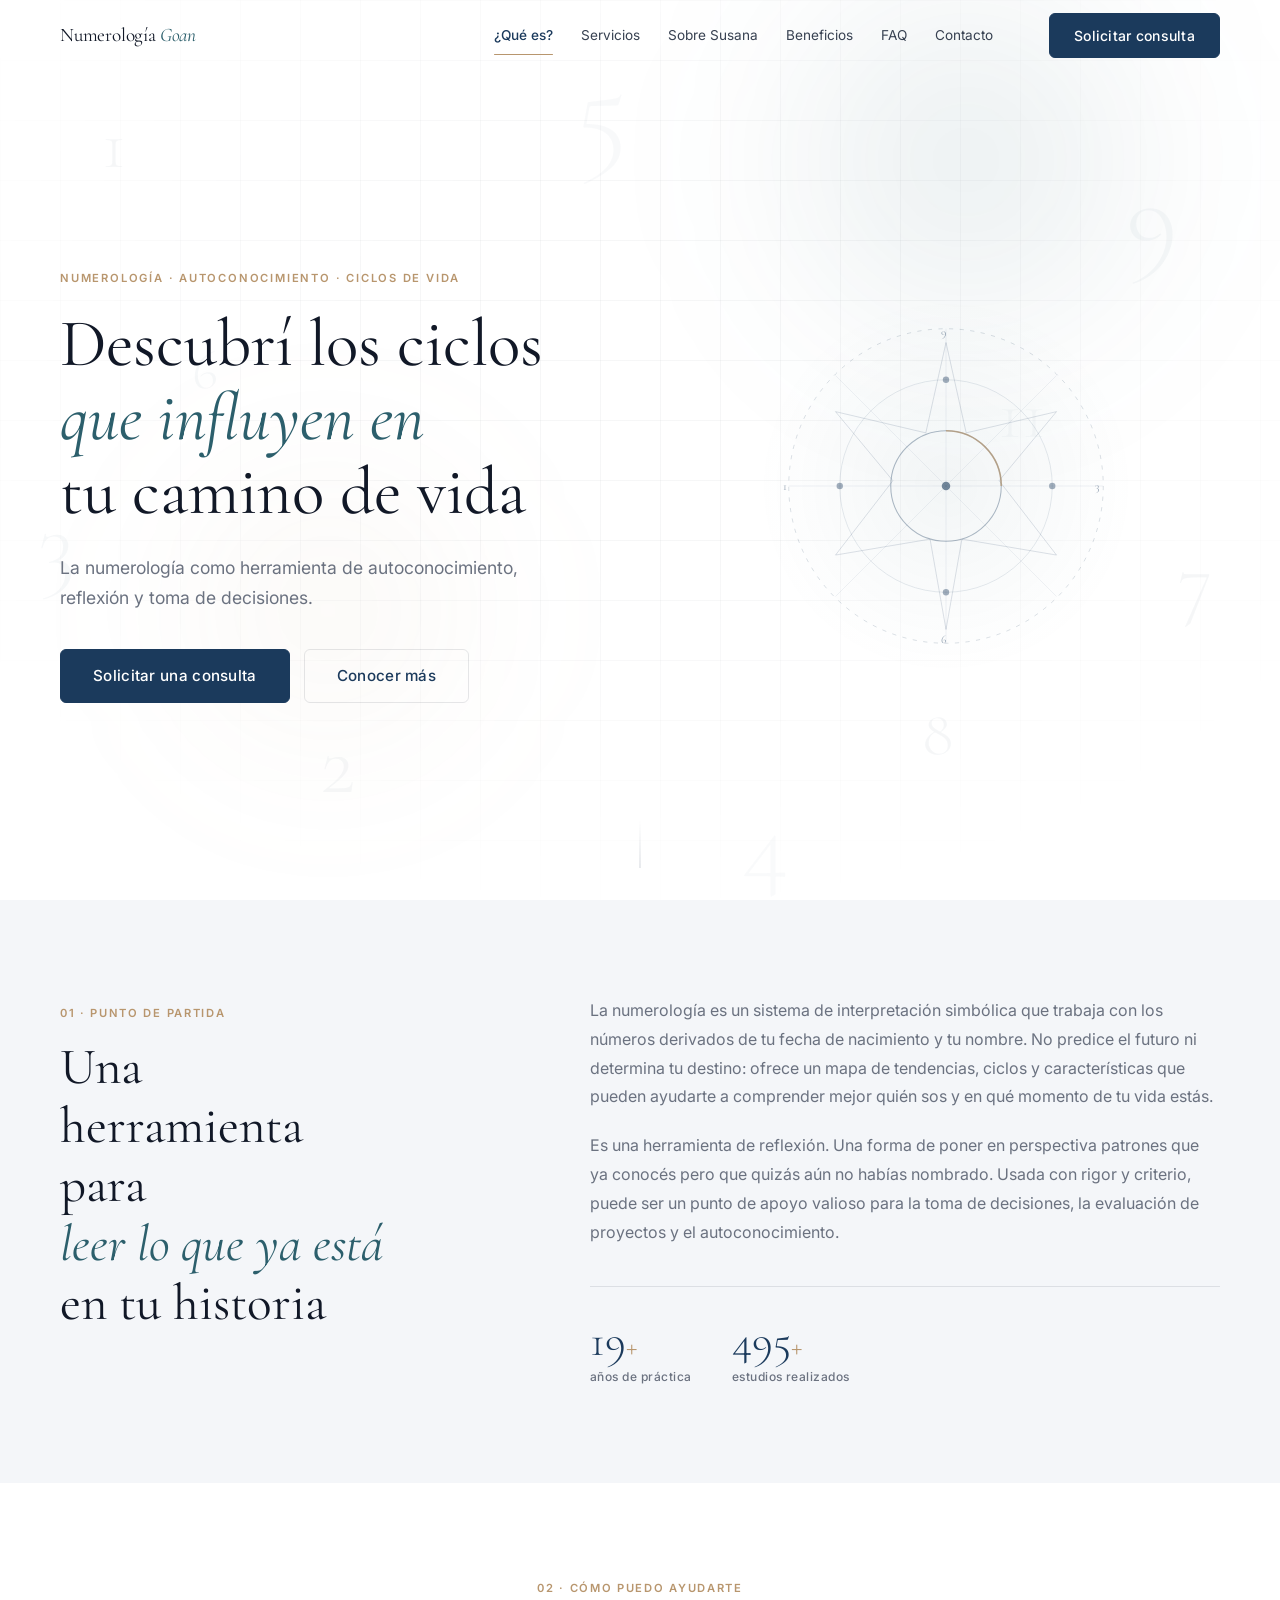
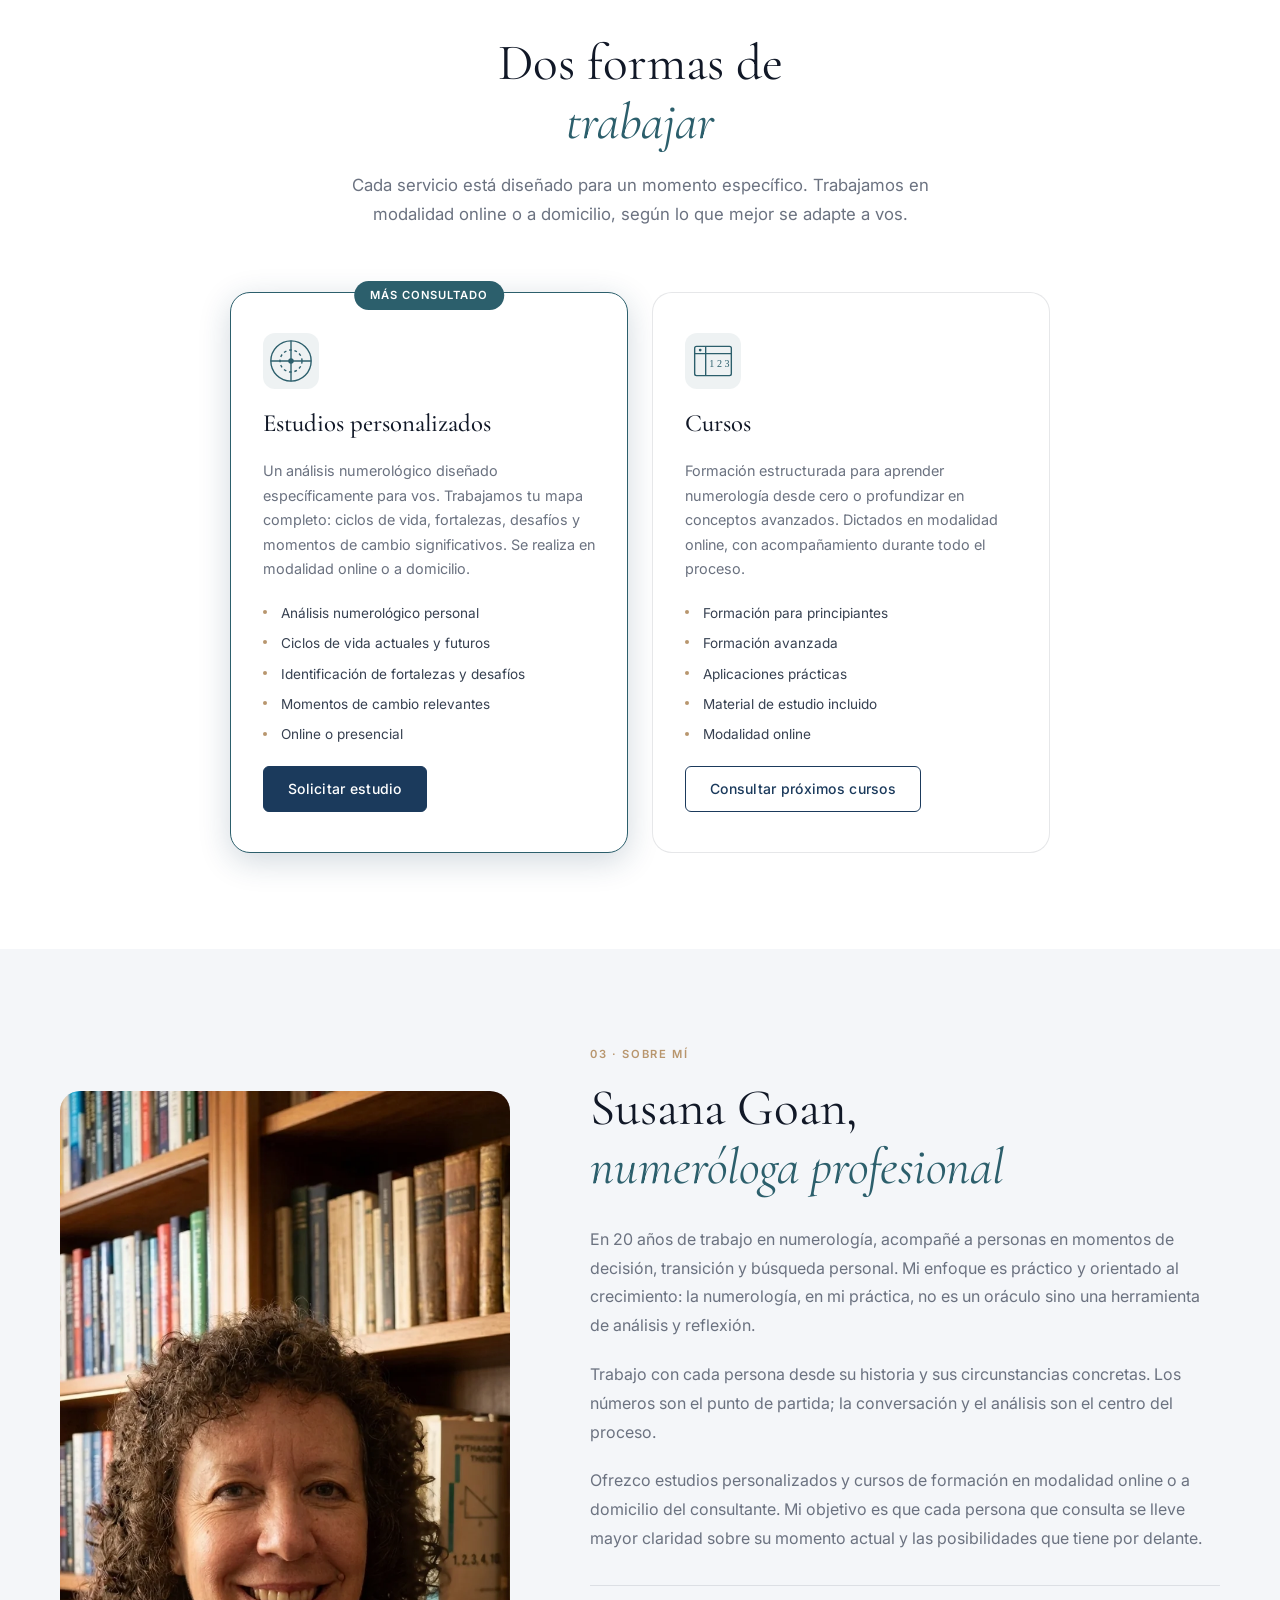
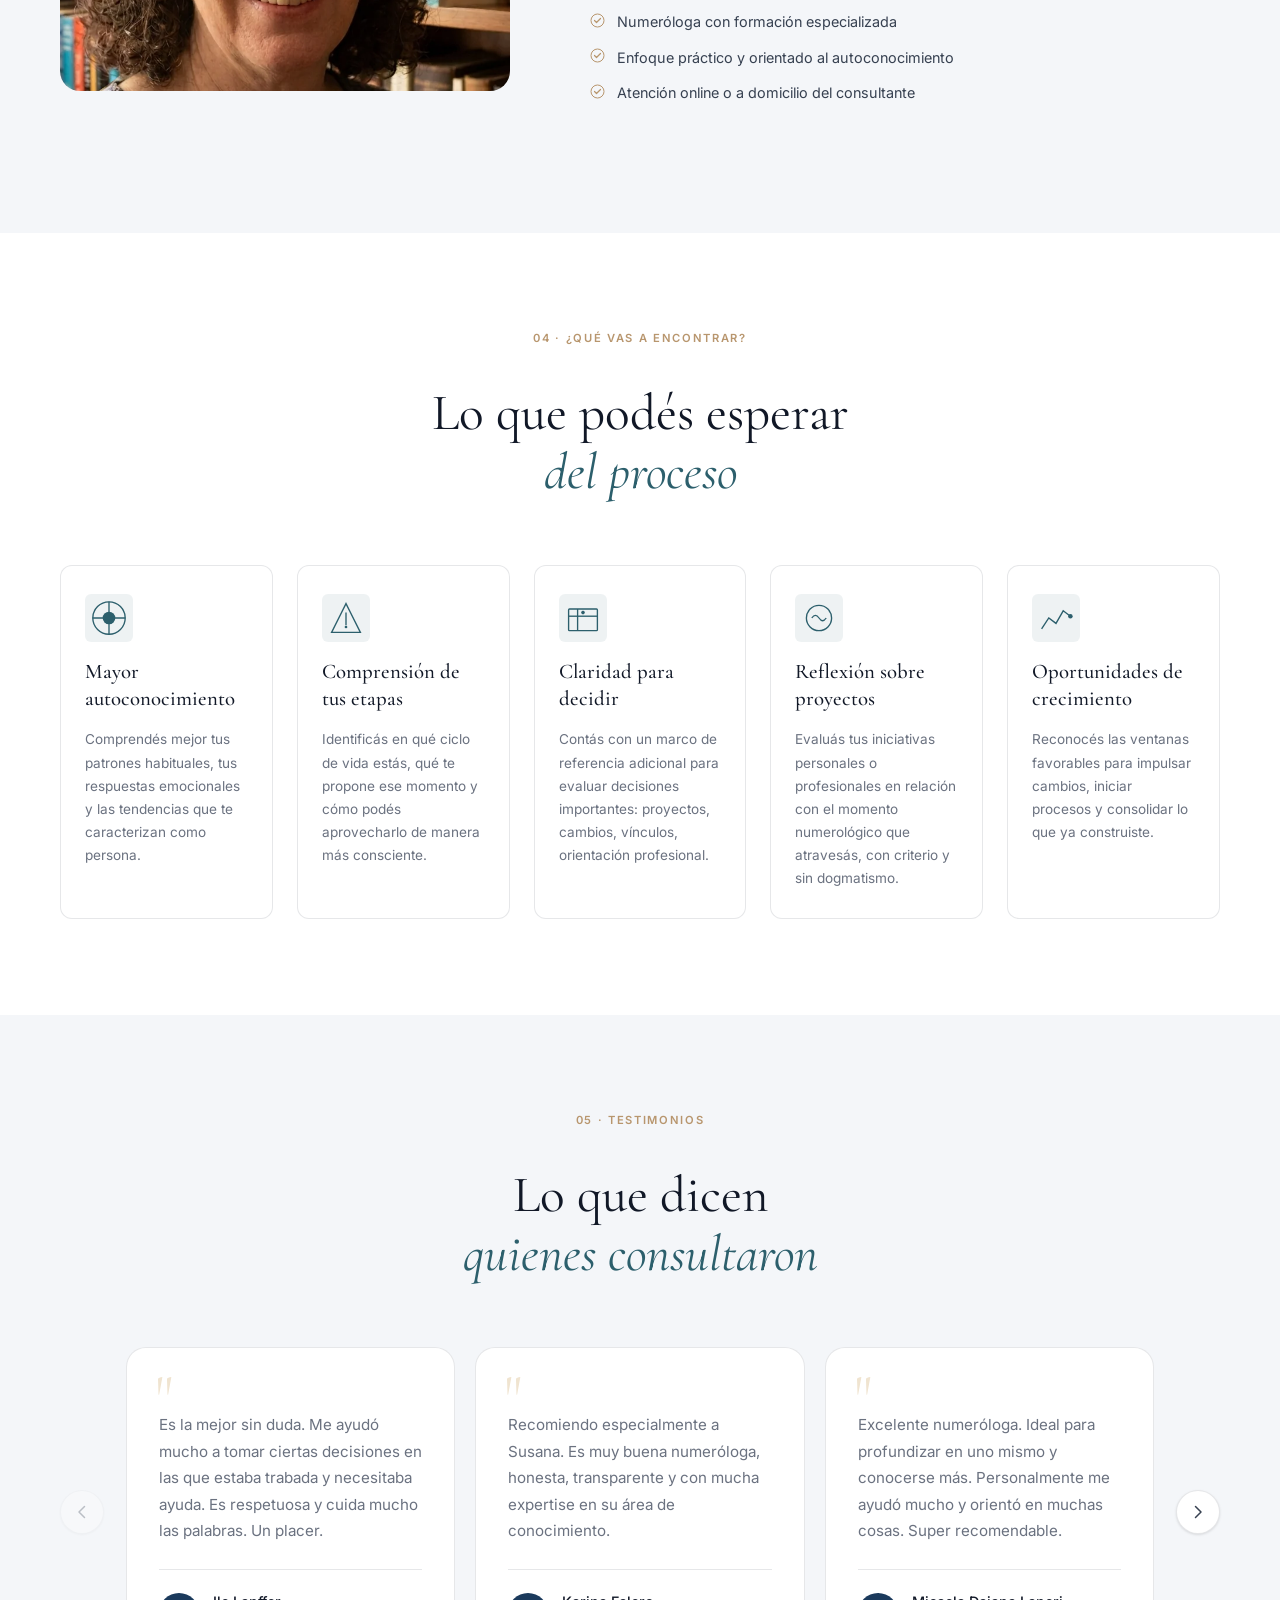
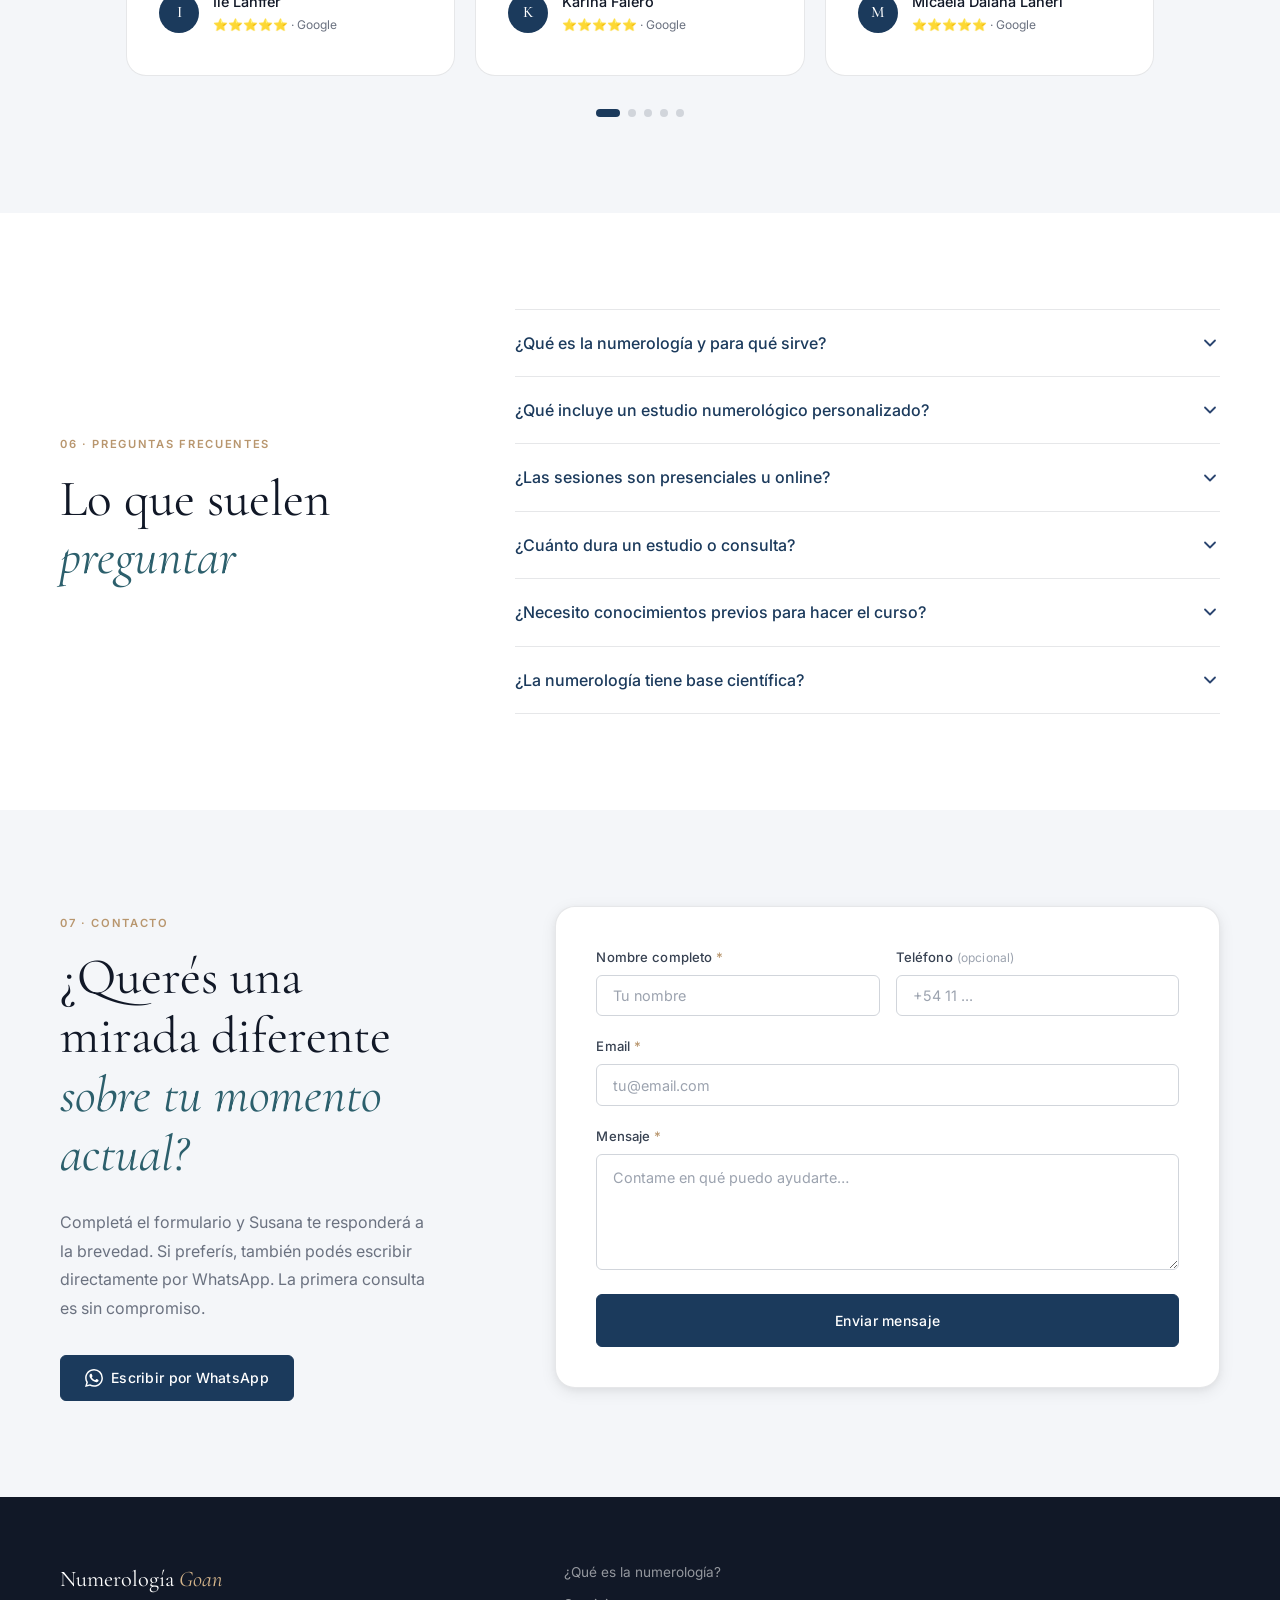
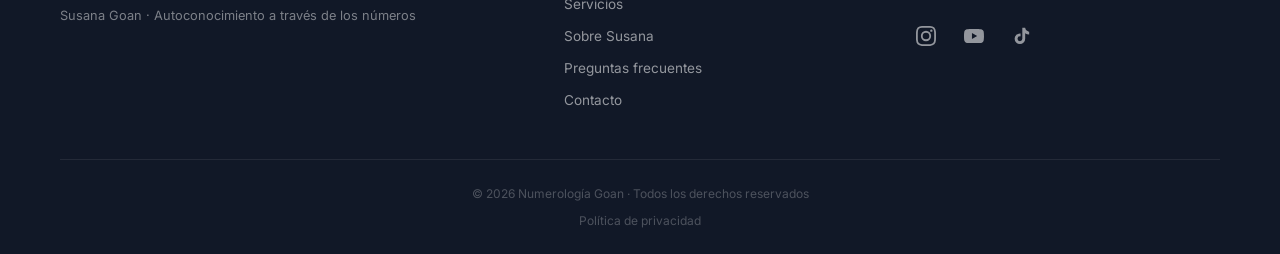
<file: index.html>
<!DOCTYPE html>
<html lang="es">
<head>
  <meta charset="UTF-8" />
  <meta name="viewport" content="width=device-width, initial-scale=1.0" />

  <!-- SEO -->
  <title>Numerología Goan | Estudios y Cursos con Susana Goan</title>
  <meta name="description" content="Numerología aplicada al autoconocimiento con Susana Goan. Estudios personalizados y cursos para comprender tus ciclos de vida, fortalezas y momentos de cambio." />
  <meta name="keywords" content="numerología, numerología pitagórica, numerología personalizada, numerología Argentina, numerología Buenos Aires, autoconocimiento, ciclos de vida, estudios de numerología, cursos de numerología, consulta de numerología, mapa numerológico, numerología online, Susana Goan, numeróloga profesional, numerología Susana Goan" />
  <link rel="canonical" href="https://numerologiagoan.com/" />
  <link rel="sitemap" type="application/xml" href="/sitemap.xml" />

  <!-- Open Graph -->
  <meta property="og:type" content="website" />
  <meta property="og:url" content="https://numerologiagoan.com/" />
  <meta property="og:title" content="Numerología Goan | Estudios y Cursos con Susana Goan" />
  <meta property="og:description" content="Numerología como herramienta de autoconocimiento, reflexión y toma de decisiones. Estudios personalizados y cursos." />
  <meta property="og:image" content="https://numerologiagoan.com/assets/img/susana-square.webp" />
  <meta property="og:image:width" content="768" />
  <meta property="og:image:height" content="768" />
  <meta property="og:image:type" content="image/webp" />
  <meta property="og:locale" content="es_AR" />
  <meta property="og:site_name" content="Numerología Goan" />

  <!-- Twitter Card -->
  <meta name="twitter:card" content="summary" />
  <meta name="twitter:title" content="Numerología Goan — Susana Goan" />
  <meta name="twitter:description" content="Numerología aplicada al autoconocimiento. Estudios personalizados y cursos con Susana Goan. Online o a domicilio." />
  <meta name="twitter:image" content="https://numerologiagoan.com/assets/img/susana-square.webp" />

  <!-- Schema.org: Professional Service -->
  <script type="application/ld+json">
  {
    "@context": "https://schema.org",
    "@type": "ProfessionalService",
    "name": "Numerología Goan",
    "description": "Numerología aplicada al autoconocimiento, reflexión y toma de decisiones. Estudios personalizados y cursos.",
    "url": "https://numerologiagoan.com",
    "telephone": "+5491131265860",
    "image": "https://numerologiagoan.com/assets/img/susana-square.webp",
    "priceRange": "$$",
    "address": {
      "@type": "PostalAddress",
      "addressCountry": "AR"
    },
    "founder": {
      "@type": "Person",
      "name": "Susana Goan",
      "jobTitle": "Numeróloga profesional",
      "description": "Especialista en numerología aplicada al autoconocimiento y los ciclos de vida."
    },
    "areaServed": [
      { "@type": "City", "name": "Buenos Aires", "addressCountry": "AR" },
      { "@type": "AdministrativeArea", "name": "Gran Buenos Aires", "addressCountry": "AR" },
      { "@type": "Country", "name": "Argentina" }
    ],
    "knowsLanguage": "es",
    "sameAs": [
      "https://www.instagram.com/numerologiasusanagoan",
      "https://www.youtube.com/@numerologiagoan",
      "https://www.tiktok.com/@numerologiagoan"
    ],
    "hasOfferCatalog": {
      "@type": "OfferCatalog",
      "name": "Servicios",
      "itemListElement": [
        { "@type": "Offer", "itemOffered": { "@type": "Service", "name": "Estudios numerológicos personalizados" } },
        { "@type": "Offer", "itemOffered": { "@type": "Service", "name": "Cursos de numerología" } }
      ]
    }
  }
  </script>

  <!-- Schema.org: FAQ -->
  <script type="application/ld+json">
  {
    "@context": "https://schema.org",
    "@type": "FAQPage",
    "mainEntity": [
      {
        "@type": "Question",
        "name": "¿Qué es la numerología y para qué sirve?",
        "acceptedAnswer": {
          "@type": "Answer",
          "text": "La numerología es un sistema de autoconocimiento que estudia el significado de los números presentes en tu fecha de nacimiento y tu nombre. Permite comprender tus fortalezas, patrones de comportamiento y los ciclos de vida que atravesás, para tomar decisiones más conscientes."
        }
      },
      {
        "@type": "Question",
        "name": "¿Qué incluye un estudio numerológico personalizado?",
        "acceptedAnswer": {
          "@type": "Answer",
          "text": "El estudio incluye el análisis de tu mapa numerológico completo: número de camino de vida, número de expresión, número del alma y los ciclos personales vigentes. Se entrega un informe escrito y/o una sesión en vivo donde Susana explica los hallazgos y responde tus preguntas."
        }
      },
      {
        "@type": "Question",
        "name": "¿Las sesiones son presenciales u online?",
        "acceptedAnswer": {
          "@type": "Answer",
          "text": "Podés elegir la modalidad que más te convenga: online por videollamada desde cualquier parte del mundo, o presencial si te encontrás en el área de Buenos Aires."
        }
      },
      {
        "@type": "Question",
        "name": "¿Cuánto dura un estudio o consulta?",
        "acceptedAnswer": {
          "@type": "Answer",
          "text": "Una consulta de estudio personalizado tiene una duración aproximada de 60 a 90 minutos. Los cursos tienen su propio cronograma según la modalidad elegida."
        }
      },
      {
        "@type": "Question",
        "name": "¿Necesito conocimientos previos para hacer el curso?",
        "acceptedAnswer": {
          "@type": "Answer",
          "text": "No. Los cursos están diseñados para comenzar desde cero. No se requiere ningún conocimiento previo de numerología ni de otras disciplinas."
        }
      },
      {
        "@type": "Question",
        "name": "¿La numerología tiene base científica?",
        "acceptedAnswer": {
          "@type": "Answer",
          "text": "La numerología es una disciplina de desarrollo personal y autoconocimiento, no una ciencia en el sentido académico. Su valor reside en la reflexión que genera: muchas personas encuentran en sus resultados una guía útil para entender sus tendencias y tomar decisiones con mayor claridad."
        }
      }
    ]
  }
  </script>

  <!-- Schema.org: Person -->
  <script type="application/ld+json">
  {
    "@context": "https://schema.org",
    "@type": "Person",
    "name": "Susana Goan",
    "jobTitle": "Numeróloga profesional",
    "description": "Especialista en numerología pitagórica aplicada al autoconocimiento y los ciclos de vida, con más de 20 años de práctica y más de 500 estudios realizados.",
    "url": "https://numerologiagoan.com",
    "image": "https://numerologiagoan.com/assets/img/susana-square.webp",
    "knowsLanguage": "es",
    "nationality": { "@type": "Country", "name": "Argentina" },
    "worksFor": {
      "@type": "ProfessionalService",
      "name": "Numerología Goan",
      "url": "https://numerologiagoan.com"
    },
    "sameAs": [
      "https://www.instagram.com/numerologiasusanagoan",
      "https://www.youtube.com/@numerologiagoan",
      "https://www.tiktok.com/@numerologiagoan"
    ]
  }
  </script>

  <!-- Favicons -->
  <link rel="icon" type="image/x-icon" href="favicon.ico" />
  <link rel="icon" type="image/png" sizes="32x32" href="img/favicon-32x32.png" />
  <link rel="icon" type="image/png" sizes="16x16" href="img/favicon-16x16.png" />
  <link rel="apple-touch-icon" sizes="180x180" href="img/apple-touch-icon.png" />

  <!-- Fonts -->
  <link rel="preconnect" href="https://fonts.googleapis.com" />
  <link rel="preconnect" href="https://fonts.gstatic.com" crossorigin />
  <link href="https://fonts.googleapis.com/css2?family=Cormorant+Garamond:ital,wght@0,300;0,400;0,500;1,400;1,500&family=Inter:wght@400;500;600&display=swap" rel="stylesheet" />

  <link rel="preload" as="image" href="assets/img/susana-portrait.webp" type="image/webp" />

  <link rel="stylesheet" href="styles.css?v=20260609" />
</head>
<body>

  <!-- ===== NAVEGACIÓN ===== -->
  <header class="nav" id="nav" role="banner">
    <div class="nav-inner">
      <a href="#inicio" class="nav-brand" aria-label="Numerología Goan — inicio">
        <span class="nav-brand-name">Numerología<em> Goan</em></span>
      </a>
      <nav class="nav-links" role="navigation" aria-label="Navegación principal">
        <a href="#que-es" class="nav-link">¿Qué es?</a>
        <a href="#servicios" class="nav-link">Servicios</a>
        <a href="#susana" class="nav-link">Sobre Susana</a>
        <a href="#beneficios" class="nav-link">Beneficios</a>
        <a href="#faq" class="nav-link">FAQ</a>
        <a href="#formulario" class="nav-link">Contacto</a>
      </nav>
      <a href="https://wa.me/5491131265860" class="nav-cta btn btn-primary" target="_blank" rel="noopener noreferrer">Solicitar consulta</a>
      <button class="nav-toggle" aria-label="Abrir menú" aria-expanded="false" aria-controls="nav-mobile">
        <span></span><span></span><span></span>
      </button>
    </div>
    <div class="nav-mobile" id="nav-mobile" aria-hidden="true">
      <a href="#que-es" class="nav-mobile-link">¿Qué es la numerología?</a>
      <a href="#servicios" class="nav-mobile-link">Servicios</a>
      <a href="#susana" class="nav-mobile-link">Sobre Susana Goan</a>
      <a href="#beneficios" class="nav-mobile-link">Beneficios</a>
      <a href="#faq" class="nav-mobile-link">Preguntas frecuentes</a>
      <a href="#formulario" class="nav-mobile-link">Contacto</a>
      <a href="https://wa.me/5491131265860" class="nav-mobile-cta btn btn-primary" target="_blank" rel="noopener noreferrer">Solicitar consulta</a>
    </div>
  </header>

  <main>

    <!-- ===== HERO ===== -->
    <section class="hero" id="inicio" aria-labelledby="hero-title">
      <div class="hero-bg" aria-hidden="true">
        <div class="hero-grid"></div>
        <div class="hero-numbers" aria-hidden="true">
          <span class="hn" style="--x:8%;--y:12%;--s:4.5rem;--o:.04">1</span>
          <span class="hn" style="--x:88%;--y:18%;--s:7rem;--o:.03">9</span>
          <span class="hn" style="--x:3%;--y:55%;--s:6rem;--o:.03">3</span>
          <span class="hn" style="--x:92%;--y:60%;--s:5rem;--o:.04">7</span>
          <span class="hn" style="--x:45%;--y:5%;--s:8rem;--o:.025">5</span>
          <span class="hn" style="--x:25%;--y:80%;--s:5.5rem;--o:.035">2</span>
          <span class="hn" style="--x:72%;--y:78%;--s:4rem;--o:.04">8</span>
          <span class="hn" style="--x:58%;--y:88%;--s:6.5rem;--o:.02">4</span>
          <span class="hn" style="--x:15%;--y:38%;--s:3.5rem;--o:.03">6</span>
          <span class="hn" style="--x:78%;--y:42%;--s:4.5rem;--o:.025">11</span>
        </div>
        <div class="hero-glow hero-glow-1" aria-hidden="true"></div>
        <div class="hero-glow hero-glow-2" aria-hidden="true"></div>
      </div>
      <div class="container hero-content">
        <div class="hero-text">
          <p class="hero-eyebrow">Numerología · Autoconocimiento · Ciclos de vida</p>
          <h1 class="hero-title" id="hero-title">
            Descubrí los ciclos<br>
            <em>que influyen en</em><br>
            tu camino de vida
          </h1>
          <p class="hero-sub">La numerología como herramienta de autoconocimiento, reflexión y toma de decisiones.</p>
          <div class="hero-actions">
            <a href="https://wa.me/5491131265860" class="btn btn-primary btn-lg" target="_blank" rel="noopener noreferrer">Solicitar una consulta</a>
            <a href="#que-es" class="btn btn-ghost btn-lg">Conocer más</a>
          </div>
        </div>
        <div class="hero-visual" aria-hidden="true">
          <div class="hero-diagram">
            <svg viewBox="0 0 320 320" fill="none" xmlns="http://www.w3.org/2000/svg" role="img" aria-hidden="true">
              <!-- Outer circle -->
              <circle cx="160" cy="160" r="148" stroke="currentColor" stroke-width="0.5" stroke-dasharray="4 6" opacity="0.3"/>
              <!-- Mid circle -->
              <circle cx="160" cy="160" r="100" stroke="currentColor" stroke-width="0.5" opacity="0.2"/>
              <!-- Inner circle -->
              <circle cx="160" cy="160" r="52" stroke="currentColor" stroke-width="1" opacity="0.35"/>
              <!-- Spokes (9) -->
              <line x1="160" y1="12" x2="160" y2="308" stroke="currentColor" stroke-width="0.4" opacity="0.15"/>
              <line x1="12" y1="160" x2="308" y2="160" stroke="currentColor" stroke-width="0.4" opacity="0.15"/>
              <line x1="56" y1="56" x2="264" y2="264" stroke="currentColor" stroke-width="0.4" opacity="0.15"/>
              <line x1="264" y1="56" x2="56" y2="264" stroke="currentColor" stroke-width="0.4" opacity="0.15"/>
              <!-- 9-point star polygon -->
              <polygon points="160,25 179,110 264,90 210,155 264,225 175,210 160,295 145,210 56,225 110,155 56,90 141,110" stroke="currentColor" stroke-width="0.8" fill="none" opacity="0.18"/>
              <!-- Center dot -->
              <circle cx="160" cy="160" r="4" fill="currentColor" opacity="0.6"/>
              <!-- Numbers at cardinal points -->
              <text x="155" y="19" font-family="'Cormorant Garamond',serif" font-size="11" fill="currentColor" opacity="0.45">9</text>
              <text x="300" y="164" font-family="'Cormorant Garamond',serif" font-size="11" fill="currentColor" opacity="0.45">3</text>
              <text x="155" y="308" font-family="'Cormorant Garamond',serif" font-size="11" fill="currentColor" opacity="0.45">6</text>
              <text x="7" y="164" font-family="'Cormorant Garamond',serif" font-size="11" fill="currentColor" opacity="0.45">1</text>
              <!-- Small accent dots -->
              <circle cx="160" cy="60" r="3" fill="currentColor" opacity="0.4"/>
              <circle cx="260" cy="160" r="3" fill="currentColor" opacity="0.4"/>
              <circle cx="160" cy="260" r="3" fill="currentColor" opacity="0.4"/>
              <circle cx="60" cy="160" r="3" fill="currentColor" opacity="0.4"/>
              <!-- Gold accent arc -->
              <path d="M 160 108 A 52 52 0 0 1 212 160" stroke="#B8966E" stroke-width="1.5" fill="none" opacity="0.7"/>
            </svg>
          </div>
        </div>
      </div>
      <div class="hero-scroll-hint" aria-hidden="true">
        <span class="scroll-line"></span>
      </div>
    </section>

    <!-- ===== QUÉ ES LA NUMEROLOGÍA ===== -->
    <section class="section-que-es section-alt" id="que-es" aria-labelledby="que-es-title">
      <div class="container">
        <div class="que-es-grid">
          <div class="que-es-left reveal">
            <p class="section-label">01 · Punto de partida</p>
            <h2 class="section-title" id="que-es-title">
              Una herramienta para<br>
              <em>leer lo que ya está</em><br>
              en tu historia
            </h2>
          </div>
          <div class="que-es-right reveal">
            <p class="que-es-body">La numerología es un sistema de interpretación simbólica que trabaja con los números derivados de tu fecha de nacimiento y tu nombre. No predice el futuro ni determina tu destino: ofrece un mapa de tendencias, ciclos y características que pueden ayudarte a comprender mejor quién sos y en qué momento de tu vida estás.</p>
            <p class="que-es-body">Es una herramienta de reflexión. Una forma de poner en perspectiva patrones que ya conocés pero que quizás aún no habías nombrado. Usada con rigor y criterio, puede ser un punto de apoyo valioso para la toma de decisiones, la evaluación de proyectos y el autoconocimiento.</p>
            <div class="que-es-stats">
              <div class="stat-item">
                <span class="stat-number" data-count-to="20">20</span>
                <span class="stat-label">años de práctica</span>
              </div>
              <div class="stat-item">
                <span class="stat-number" data-count-to="500">500</span>
                <span class="stat-label">estudios realizados</span>
              </div>
            </div>
          </div>
        </div>
      </div>
    </section>

    <!-- ===== SERVICIOS ===== -->
    <section class="section-servicios" id="servicios" aria-labelledby="servicios-title">
      <div class="container">
        <div class="section-header reveal">
          <p class="section-label">02 · Cómo puedo ayudarte</p>
          <h2 class="section-title centered" id="servicios-title">Dos formas de<br><em>trabajar</em></h2>
          <p class="section-sub centered">Cada servicio está diseñado para un momento específico. Trabajamos en modalidad online o a domicilio, según lo que mejor se adapte a vos.</p>
        </div>
        <div class="servicios-grid">

          <!-- Estudios -->
          <article class="servicio-card servicio-card-featured reveal" data-delay="0">
            <div class="servicio-badge">Más consultado</div>
            <div class="servicio-icon" aria-hidden="true">
              <svg viewBox="0 0 48 48" fill="none" xmlns="http://www.w3.org/2000/svg">
                <circle cx="24" cy="24" r="22" stroke="currentColor" stroke-width="1"/>
                <circle cx="24" cy="24" r="12" stroke="currentColor" stroke-width="0.75" stroke-dasharray="3 3"/>
                <circle cx="24" cy="24" r="3" fill="currentColor"/>
                <line x1="24" y1="2" x2="24" y2="46" stroke="currentColor" stroke-width="0.5" opacity="0.4"/>
                <line x1="2" y1="24" x2="46" y2="24" stroke="currentColor" stroke-width="0.5" opacity="0.4"/>
              </svg>
            </div>
            <h3 class="servicio-title">Estudios personalizados</h3>
            <p class="servicio-desc">Un análisis numerológico diseñado específicamente para vos. Trabajamos tu mapa completo: ciclos de vida, fortalezas, desafíos y momentos de cambio significativos. Se realiza en modalidad online o a domicilio.</p>
            <ul class="servicio-items">
              <li>Análisis numerológico personal</li>
              <li>Ciclos de vida actuales y futuros</li>
              <li>Identificación de fortalezas y desafíos</li>
              <li>Momentos de cambio relevantes</li>
              <li>Online o presencial</li>
            </ul>
            <a href="https://wa.me/5491131265860" class="servicio-cta btn btn-primary" target="_blank" rel="noopener noreferrer">Solicitar estudio</a>
          </article>

          <!-- Cursos -->
          <article class="servicio-card reveal" data-delay="100">
            <div class="servicio-icon" aria-hidden="true">
              <svg viewBox="0 0 48 48" fill="none" xmlns="http://www.w3.org/2000/svg">
                <rect x="4" y="8" width="40" height="32" rx="2" stroke="currentColor" stroke-width="1"/>
                <line x1="4" y1="16" x2="44" y2="16" stroke="currentColor" stroke-width="0.75"/>
                <line x1="16" y1="8" x2="16" y2="40" stroke="currentColor" stroke-width="0.5" opacity="0.5"/>
                <circle cx="10" cy="12" r="1.5" fill="currentColor" opacity="0.5"/>
                <text x="20" y="30" font-family="serif" font-size="11" fill="currentColor" opacity="0.7">1 2 3</text>
              </svg>
            </div>
            <h3 class="servicio-title">Cursos</h3>
            <p class="servicio-desc">Formación estructurada para aprender numerología desde cero o profundizar en conceptos avanzados. Dictados en modalidad online, con acompañamiento durante todo el proceso.</p>
            <ul class="servicio-items">
              <li>Formación para principiantes</li>
              <li>Formación avanzada</li>
              <li>Aplicaciones prácticas</li>
              <li>Material de estudio incluido</li>
              <li>Modalidad online</li>
            </ul>
            <a href="https://wa.me/5491131265860" class="servicio-cta btn btn-outline" target="_blank" rel="noopener noreferrer">Consultar próximos cursos</a>
          </article>

        </div>
      </div>
    </section>

    <!-- ===== SOBRE SUSANA ===== -->
    <section class="section-susana section-alt" id="susana" aria-labelledby="susana-title">
      <div class="container">
        <div class="susana-grid">
          <div class="susana-photo reveal">
            <div class="photo-frame">
              <img
                src="assets/img/susana-portrait.webp"
                alt="Susana Goan, numeróloga profesional"
                width="480"
                height="640"
                loading="lazy"
              />
              <div class="photo-accent" aria-hidden="true"></div>
            </div>
          </div>
          <div class="susana-content reveal">
            <p class="section-label">03 · Sobre mí</p>
            <h2 class="section-title" id="susana-title">
              Susana Goan,<br>
              <em>numeróloga profesional</em>
            </h2>
            <div class="susana-bio">
              <p>En 20 años de trabajo en numerología, acompañé a personas en momentos de decisión, transición y búsqueda personal. Mi enfoque es práctico y orientado al crecimiento: la numerología, en mi práctica, no es un oráculo sino una herramienta de análisis y reflexión.</p>
              <p>Trabajo con cada persona desde su historia y sus circunstancias concretas. Los números son el punto de partida; la conversación y el análisis son el centro del proceso.</p>
              <p>Ofrezco estudios personalizados y cursos de formación en modalidad online o a domicilio del consultante. Mi objetivo es que cada persona que consulta se lleve mayor claridad sobre su momento actual y las posibilidades que tiene por delante.</p>
            </div>
            <div class="susana-credentials">
              <div class="credential">
                <span class="credential-icon" aria-hidden="true">
                  <svg width="15" height="15" viewBox="0 0 15 15" fill="none" xmlns="http://www.w3.org/2000/svg">
                    <circle cx="7.5" cy="7.5" r="6.5" stroke="currentColor" stroke-width="1"/>
                    <path d="M4.5 7.5 L6.5 9.5 L10.5 5.5" stroke="currentColor" stroke-width="1.2" stroke-linecap="round" stroke-linejoin="round"/>
                  </svg>
                </span>
                <span>Numeróloga con formación especializada</span>
              </div>
              <div class="credential">
                <span class="credential-icon" aria-hidden="true">
                  <svg width="15" height="15" viewBox="0 0 15 15" fill="none" xmlns="http://www.w3.org/2000/svg">
                    <circle cx="7.5" cy="7.5" r="6.5" stroke="currentColor" stroke-width="1"/>
                    <path d="M4.5 7.5 L6.5 9.5 L10.5 5.5" stroke="currentColor" stroke-width="1.2" stroke-linecap="round" stroke-linejoin="round"/>
                  </svg>
                </span>
                <span>Enfoque práctico y orientado al autoconocimiento</span>
              </div>
              <div class="credential">
                <span class="credential-icon" aria-hidden="true">
                  <svg width="15" height="15" viewBox="0 0 15 15" fill="none" xmlns="http://www.w3.org/2000/svg">
                    <circle cx="7.5" cy="7.5" r="6.5" stroke="currentColor" stroke-width="1"/>
                    <path d="M4.5 7.5 L6.5 9.5 L10.5 5.5" stroke="currentColor" stroke-width="1.2" stroke-linecap="round" stroke-linejoin="round"/>
                  </svg>
                </span>
                <span>Atención online o a domicilio del consultante</span>
              </div>
            </div>
          </div>
        </div>
      </div>
    </section>

    <!-- ===== BENEFICIOS ===== -->
    <section class="section-beneficios" id="beneficios" aria-labelledby="beneficios-title">
      <div class="container">
        <div class="section-header reveal">
          <p class="section-label">04 · ¿Qué vas a encontrar?</p>
          <h2 class="section-title centered" id="beneficios-title">
            Lo que podés esperar<br>
            <em>del proceso</em>
          </h2>
        </div>
        <div class="beneficios-grid">

          <div class="beneficio-item reveal" data-delay="0">
            <div class="beneficio-icon" aria-hidden="true">
              <svg viewBox="0 0 40 40" fill="none" xmlns="http://www.w3.org/2000/svg">
                <circle cx="20" cy="20" r="18" stroke="currentColor" stroke-width="1"/>
                <circle cx="20" cy="20" r="7" fill="currentColor" opacity="0.15"/>
                <line x1="20" y1="2" x2="20" y2="38" stroke="currentColor" stroke-width="0.5" opacity="0.3"/>
                <line x1="2" y1="20" x2="38" y2="20" stroke="currentColor" stroke-width="0.5" opacity="0.3"/>
              </svg>
            </div>
            <h3 class="beneficio-title">Mayor autoconocimiento</h3>
            <p class="beneficio-desc">Comprendés mejor tus patrones habituales, tus respuestas emocionales y las tendencias que te caracterizan como persona.</p>
          </div>

          <div class="beneficio-item reveal" data-delay="80">
            <div class="beneficio-icon" aria-hidden="true">
              <svg viewBox="0 0 40 40" fill="none" xmlns="http://www.w3.org/2000/svg">
                <path d="M 20 4 L 36 36 L 4 36 Z" stroke="currentColor" stroke-width="1" fill="none"/>
                <line x1="20" y1="14" x2="20" y2="28" stroke="currentColor" stroke-width="0.75" opacity="0.5"/>
                <circle cx="20" cy="30" r="1.5" fill="currentColor" opacity="0.6"/>
              </svg>
            </div>
            <h3 class="beneficio-title">Comprensión de tus etapas</h3>
            <p class="beneficio-desc">Identificás en qué ciclo de vida estás, qué te propone ese momento y cómo podés aprovecharlo de manera más consciente.</p>
          </div>

          <div class="beneficio-item reveal" data-delay="160">
            <div class="beneficio-icon" aria-hidden="true">
              <svg viewBox="0 0 40 40" fill="none" xmlns="http://www.w3.org/2000/svg">
                <rect x="4" y="10" width="32" height="24" rx="1" stroke="currentColor" stroke-width="1"/>
                <path d="M 4 18 L 36 18" stroke="currentColor" stroke-width="0.5" opacity="0.4"/>
                <path d="M 14 10 L 14 34" stroke="currentColor" stroke-width="0.5" opacity="0.3"/>
                <circle cx="20" cy="14" r="2" fill="currentColor" opacity="0.4"/>
              </svg>
            </div>
            <h3 class="beneficio-title">Claridad para decidir</h3>
            <p class="beneficio-desc">Contás con un marco de referencia adicional para evaluar decisiones importantes: proyectos, cambios, vínculos, orientación profesional.</p>
          </div>

          <div class="beneficio-item reveal" data-delay="240">
            <div class="beneficio-icon" aria-hidden="true">
              <svg viewBox="0 0 40 40" fill="none" xmlns="http://www.w3.org/2000/svg">
                <circle cx="20" cy="20" r="14" stroke="currentColor" stroke-width="1"/>
                <path d="M 12 20 Q 16 14 20 20 Q 24 26 28 20" stroke="currentColor" stroke-width="0.75" fill="none"/>
              </svg>
            </div>
            <h3 class="beneficio-title">Reflexión sobre proyectos</h3>
            <p class="beneficio-desc">Evaluás tus iniciativas personales o profesionales en relación con el momento numerológico que atravesás, con criterio y sin dogmatismo.</p>
          </div>

          <div class="beneficio-item reveal" data-delay="320">
            <div class="beneficio-icon" aria-hidden="true">
              <svg viewBox="0 0 40 40" fill="none" xmlns="http://www.w3.org/2000/svg">
                <polyline points="4,32 12,20 20,26 28,12 36,18" stroke="currentColor" stroke-width="1" fill="none"/>
                <circle cx="36" cy="18" r="2.5" fill="currentColor" opacity="0.5"/>
              </svg>
            </div>
            <h3 class="beneficio-title">Oportunidades de crecimiento</h3>
            <p class="beneficio-desc">Reconocés las ventanas favorables para impulsar cambios, iniciar procesos y consolidar lo que ya construiste.</p>
          </div>

        </div>
      </div>
    </section>

    <!-- ===== TESTIMONIOS ===== -->
    <section class="section-testimonios section-alt" id="testimonios" aria-labelledby="testimonios-title">
      <div class="container">
        <div class="section-header reveal">
          <p class="section-label">05 · Testimonios</p>
          <h2 class="section-title centered" id="testimonios-title">
            Lo que dicen<br>
            <em>quienes consultaron</em>
          </h2>
        </div>
        <div class="testimonios-slider-wrap reveal">
          <div class="testimonios-slider" id="testimonios-slider" aria-live="polite">
            <div class="testimonios-track" id="testimonios-track">

              <div class="slide">
                <blockquote class="testimonio-card" role="group" aria-label="Testimonio 1 de 7">
                  <div class="testimonio-quote" aria-hidden="true">"</div>
                  <p class="testimonio-text">Es la mejor sin duda. Me ayudó mucho a tomar ciertas decisiones en las que estaba trabada y necesitaba ayuda. Es respetuosa y cuida mucho las palabras. Un placer.</p>
                  <footer class="testimonio-author">
                    <div class="testimonio-avatar" aria-hidden="true">I</div>
                    <div>
                      <cite class="testimonio-name">Ile Lanffer</cite>
                      <span class="testimonio-role">⭐⭐⭐⭐⭐ · Google</span>
                    </div>
                  </footer>
                </blockquote>
              </div>

              <div class="slide">
                <blockquote class="testimonio-card" role="group" aria-label="Testimonio 2 de 7">
                  <div class="testimonio-quote" aria-hidden="true">"</div>
                  <p class="testimonio-text">Recomiendo especialmente a Susana. Es muy buena numeróloga, honesta, transparente y con mucha expertise en su área de conocimiento.</p>
                  <footer class="testimonio-author">
                    <div class="testimonio-avatar" aria-hidden="true">K</div>
                    <div>
                      <cite class="testimonio-name">Karina Falero</cite>
                      <span class="testimonio-role">⭐⭐⭐⭐⭐ · Google</span>
                    </div>
                  </footer>
                </blockquote>
              </div>

              <div class="slide">
                <blockquote class="testimonio-card" role="group" aria-label="Testimonio 3 de 7">
                  <div class="testimonio-quote" aria-hidden="true">"</div>
                  <p class="testimonio-text">Excelente numeróloga. Ideal para profundizar en uno mismo y conocerse más. Personalmente me ayudó mucho y orientó en muchas cosas. Super recomendable.</p>
                  <footer class="testimonio-author">
                    <div class="testimonio-avatar" aria-hidden="true">M</div>
                    <div>
                      <cite class="testimonio-name">Micaela Daiana Laneri</cite>
                      <span class="testimonio-role">⭐⭐⭐⭐⭐ · Google</span>
                    </div>
                  </footer>
                </blockquote>
              </div>

              <div class="slide">
                <blockquote class="testimonio-card" role="group" aria-label="Testimonio 4 de 7">
                  <div class="testimonio-quote" aria-hidden="true">"</div>
                  <p class="testimonio-text">Una genia. Me sentí muy cómoda en la sesión. Pudo guiarme en todas las consultas con total amabilidad. Se nota que ama lo que hace.</p>
                  <footer class="testimonio-author">
                    <div class="testimonio-avatar" aria-hidden="true">M</div>
                    <div>
                      <cite class="testimonio-name">Micaela Castillo</cite>
                      <span class="testimonio-role">⭐⭐⭐⭐⭐ · Google</span>
                    </div>
                  </footer>
                </blockquote>
              </div>

              <div class="slide">
                <blockquote class="testimonio-card" role="group" aria-label="Testimonio 5 de 7">
                  <div class="testimonio-quote" aria-hidden="true">"</div>
                  <p class="testimonio-text">Doy gracias haberme cruzado con Susana. Me ayudaste un montón, ya estoy poniendo en práctica todos tus consejos. La mejor numeróloga.</p>
                  <footer class="testimonio-author">
                    <div class="testimonio-avatar" aria-hidden="true">B</div>
                    <div>
                      <cite class="testimonio-name">Berenice Macri</cite>
                      <span class="testimonio-role">⭐⭐⭐⭐⭐ · Google</span>
                    </div>
                  </footer>
                </blockquote>
              </div>

              <div class="slide">
                <blockquote class="testimonio-card" role="group" aria-label="Testimonio 6 de 7">
                  <div class="testimonio-quote" aria-hidden="true">"</div>
                  <p class="testimonio-text">La verdad que una genia, 100% recomendada.</p>
                  <footer class="testimonio-author">
                    <div class="testimonio-avatar" aria-hidden="true">J</div>
                    <div>
                      <cite class="testimonio-name">Josi Angulo</cite>
                      <span class="testimonio-role">⭐⭐⭐⭐⭐ · Google</span>
                    </div>
                  </footer>
                </blockquote>
              </div>

              <div class="slide">
                <blockquote class="testimonio-card" role="group" aria-label="Testimonio 7 de 7">
                  <div class="testimonio-quote" aria-hidden="true">"</div>
                  <p class="testimonio-text">Una genia Susi! Tuve una sesión hermosa y me ayudó mucho con cuestiones personales y de salud!!! Una divina</p>
                  <footer class="testimonio-author">
                    <div class="testimonio-avatar" aria-hidden="true">A</div>
                    <div>
                      <cite class="testimonio-name">Adrian Vaschio</cite>
                      <span class="testimonio-role">⭐⭐⭐⭐⭐ · Google</span>
                    </div>
                  </footer>
                </blockquote>
              </div>

            </div><!-- /.testimonios-track -->
          </div><!-- /.testimonios-slider -->

          <button class="slider-btn slider-btn-prev" id="slider-prev" aria-label="Testimonio anterior">
            <svg width="20" height="20" viewBox="0 0 20 20" fill="none" aria-hidden="true">
              <path d="M12.5 4.5 L7 10 L12.5 15.5" stroke="currentColor" stroke-width="1.5" stroke-linecap="round" stroke-linejoin="round"/>
            </svg>
          </button>
          <button class="slider-btn slider-btn-next" id="slider-next" aria-label="Testimonio siguiente">
            <svg width="20" height="20" viewBox="0 0 20 20" fill="none" aria-hidden="true">
              <path d="M7.5 4.5 L13 10 L7.5 15.5" stroke="currentColor" stroke-width="1.5" stroke-linecap="round" stroke-linejoin="round"/>
            </svg>
          </button>
        </div><!-- /.testimonios-slider-wrap -->

        <div class="slider-dots" id="slider-dots" role="tablist" aria-label="Ir al testimonio"></div>
      </div>
    </section>

    <!-- ===== FAQ ===== -->
    <section class="section-faq" id="faq" aria-labelledby="faq-title">
      <div class="container">
        <div class="faq-layout">
          <div class="faq-header reveal">
            <p class="section-label">06 · Preguntas frecuentes</p>
            <h2 class="section-title" id="faq-title">Lo que suelen <em>preguntar</em></h2>
          </div>

          <div class="faq-list reveal">

          <details class="faq-item">
            <summary class="faq-question">¿Qué es la numerología y para qué sirve?</summary>
            <div class="faq-answer">
              <p>La numerología es un sistema de autoconocimiento que estudia el significado de los números presentes en tu fecha de nacimiento y tu nombre. Permite comprender tus fortalezas, patrones de comportamiento y los ciclos de vida que atravesás, para tomar decisiones más conscientes.</p>
            </div>
          </details>

          <details class="faq-item">
            <summary class="faq-question">¿Qué incluye un estudio numerológico personalizado?</summary>
            <div class="faq-answer">
              <p>El estudio incluye el análisis de tu mapa numerológico completo: número de camino de vida, número de expresión, número del alma y los ciclos personales vigentes. Se entrega un informe escrito y/o una sesión en vivo donde Susana explica los hallazgos y responde tus preguntas.</p>
            </div>
          </details>

          <details class="faq-item">
            <summary class="faq-question">¿Las sesiones son presenciales u online?</summary>
            <div class="faq-answer">
              <p>Podés elegir la modalidad que más te convenga: online por videollamada desde cualquier parte del mundo, o presencial si te encontrás en el área de Buenos Aires.</p>
            </div>
          </details>

          <details class="faq-item">
            <summary class="faq-question">¿Cuánto dura un estudio o consulta?</summary>
            <div class="faq-answer">
              <p>Una consulta de estudio personalizado tiene una duración aproximada de 60 a 90 minutos. Los cursos tienen su propio cronograma según la modalidad elegida.</p>
            </div>
          </details>

          <details class="faq-item">
            <summary class="faq-question">¿Necesito conocimientos previos para hacer el curso?</summary>
            <div class="faq-answer">
              <p>No. Los cursos están diseñados para comenzar desde cero. No se requiere ningún conocimiento previo de numerología ni de otras disciplinas.</p>
            </div>
          </details>

          <details class="faq-item">
            <summary class="faq-question">¿La numerología tiene base científica?</summary>
            <div class="faq-answer">
              <p>La numerología es una disciplina de desarrollo personal y autoconocimiento, no una ciencia en el sentido académico. Su valor reside en la reflexión que genera: muchas personas encuentran en sus resultados una guía útil para entender sus tendencias y tomar decisiones con mayor claridad.</p>
            </div>
          </details>

          </div><!-- /.faq-list -->
        </div><!-- /.faq-layout -->
      </div>
    </section>

    <!-- ===== FORMULARIO DE CONTACTO ===== -->
    <section class="section-form section-alt" id="formulario" aria-labelledby="form-title">
      <div class="container">
        <div class="form-layout">

          <div class="form-info reveal">
            <p class="section-label">07 · Contacto</p>
            <h2 class="section-title" id="form-title">
              ¿Querés una mirada diferente<br>
              <em>sobre tu momento actual?</em>
            </h2>
            <p class="form-intro">Completá el formulario y Susana te responderá a la brevedad. Si preferís, también podés escribir directamente por WhatsApp. La primera consulta es sin compromiso.</p>
            <a href="https://wa.me/5491131265860" class="btn btn-primary" target="_blank" rel="noopener noreferrer">
              <svg width="18" height="18" viewBox="0 0 24 24" fill="currentColor" aria-hidden="true"><path d="M17.472 14.382c-.297-.149-1.758-.867-2.03-.967-.273-.099-.471-.148-.67.15-.197.297-.767.966-.94 1.164-.173.199-.347.223-.644.075-.297-.15-1.255-.463-2.39-1.475-.883-.788-1.48-1.761-1.653-2.059-.173-.297-.018-.458.13-.606.134-.133.298-.347.446-.52.149-.174.198-.298.298-.497.099-.198.05-.371-.025-.52-.075-.149-.669-1.612-.916-2.207-.242-.579-.487-.5-.669-.51-.173-.008-.371-.01-.57-.01-.198 0-.52.074-.792.372-.272.297-1.04 1.016-1.04 2.479 0 1.462 1.065 2.875 1.213 3.074.149.198 2.096 3.2 5.077 4.487.709.306 1.262.489 1.694.625.712.227 1.36.195 1.871.118.571-.085 1.758-.719 2.006-1.413.248-.694.248-1.289.173-1.413-.074-.124-.272-.198-.57-.347m-5.421 7.403h-.004a9.87 9.87 0 01-5.031-1.378l-.361-.214-3.741.982.998-3.648-.235-.374a9.86 9.86 0 01-1.51-5.26c.001-5.45 4.436-9.884 9.888-9.884 2.64 0 5.122 1.03 6.988 2.898a9.825 9.825 0 012.893 6.994c-.003 5.45-4.437 9.884-9.885 9.884m8.413-18.297A11.815 11.815 0 0012.05 0C5.495 0 .16 5.335.157 11.892c0 2.096.547 4.142 1.588 5.945L.057 24l6.305-1.654a11.882 11.882 0 005.683 1.448h.005c6.554 0 11.89-5.335 11.893-11.893a11.821 11.821 0 00-3.48-8.413z"/></svg>
              Escribir por WhatsApp
            </a>
          </div>

          <div class="form-wrap reveal" data-delay="100">
            <form id="contact-form" class="contact-form" action="https://api.web3forms.com/submit" method="POST" novalidate>
              <input type="hidden" name="access_key" value="a44f0dc3-a635-4019-bbc1-b2475ec50f0d" />
              <input type="hidden" name="subject" value="Nueva consulta desde numerologiagoan.com" />
              <input type="hidden" name="from_name" value="Numerología Goan" />
              <!-- Honeypot anti-spam -->
              <input type="checkbox" name="botcheck" style="display:none" tabindex="-1" autocomplete="off" />

              <div class="form-row">
                <div class="form-group">
                  <label class="form-label" for="form-name">Nombre completo <span class="form-required" aria-hidden="true">*</span></label>
                  <input class="form-input" type="text" id="form-name" name="Nombre" required autocomplete="name" placeholder="Tu nombre" />
                </div>
                <div class="form-group">
                  <label class="form-label" for="form-phone">Teléfono <span class="form-label-opt">(opcional)</span></label>
                  <input class="form-input" type="tel" id="form-phone" name="Telefono" autocomplete="tel" placeholder="+54 11 ..." />
                </div>
              </div>

              <div class="form-group">
                <label class="form-label" for="form-email">Email <span class="form-required" aria-hidden="true">*</span></label>
                <input class="form-input" type="email" id="form-email" name="email" required autocomplete="email" placeholder="tu@email.com" />
              </div>

              <div class="form-group">
                <label class="form-label" for="form-message">Mensaje <span class="form-required" aria-hidden="true">*</span></label>
                <textarea class="form-input form-textarea" id="form-message" name="Mensaje" required rows="4" placeholder="Contame en qué puedo ayudarte…"></textarea>
              </div>

              <button type="submit" class="btn btn-primary form-submit" id="form-submit">
                <span class="form-submit-label">Enviar mensaje</span>
                <svg class="form-submit-spinner" viewBox="0 0 24 24" fill="none" aria-hidden="true">
                  <circle cx="12" cy="12" r="10" stroke="currentColor" stroke-width="2.5" stroke-dasharray="32" stroke-dashoffset="12" stroke-linecap="round"/>
                </svg>
              </button>
            </form>

            <div class="form-feedback form-success" id="form-success" role="alert" aria-live="polite" hidden>
              <div class="form-feedback-icon" aria-hidden="true">
                <svg width="32" height="32" viewBox="0 0 32 32" fill="none"><circle cx="16" cy="16" r="15" stroke="currentColor" stroke-width="1.5"/><path d="M9 16.5 L13.5 21 L23 11" stroke="currentColor" stroke-width="1.5" stroke-linecap="round" stroke-linejoin="round"/></svg>
              </div>
              <p class="form-feedback-title">¡Mensaje enviado!</p>
              <p class="form-feedback-sub">Tu mensaje fue recibido. Susana te responderá al email ingresado a la brevedad.</p>
            </div>

            <div class="form-feedback form-error" id="form-error" role="alert" aria-live="polite" hidden>
              <div class="form-feedback-icon" aria-hidden="true">
                <svg width="32" height="32" viewBox="0 0 32 32" fill="none"><circle cx="16" cy="16" r="15" stroke="currentColor" stroke-width="1.5"/><path d="M16 9 L16 17" stroke="currentColor" stroke-width="1.5" stroke-linecap="round"/><circle cx="16" cy="22" r="1.5" fill="currentColor"/></svg>
              </div>
              <p class="form-feedback-title">No pudimos enviar tu mensaje</p>
              <p class="form-feedback-sub">Intentá de nuevo o escribinos directamente por <a href="https://wa.me/5491131265860" target="_blank" rel="noopener noreferrer">WhatsApp</a>.</p>
            </div>
          </div>

        </div>
      </div>
    </section>

  </main>

  <!-- ===== FOOTER ===== -->
  <footer class="footer" role="contentinfo">
    <div class="container footer-inner">
      <div class="footer-brand">
        <p class="footer-name">Numerología<em> Goan</em></p>
        <p class="footer-tagline">Susana Goan · Autoconocimiento a través de los números</p>
      </div>
      <nav class="footer-nav" aria-label="Navegación del pie de página">
        <a href="#que-es" class="footer-link">¿Qué es la numerología?</a>
        <a href="#servicios" class="footer-link">Servicios</a>
        <a href="#susana" class="footer-link">Sobre Susana</a>
        <a href="#faq" class="footer-link">Preguntas frecuentes</a>
        <a href="#formulario" class="footer-link">Contacto</a>
      </nav>
      <div class="footer-social">
        <a href="https://www.instagram.com/numerologiasusanagoan" class="footer-social-link" target="_blank" rel="noopener noreferrer" aria-label="Instagram de Numerología Susana Goan">
          <svg width="20" height="20" viewBox="0 0 24 24" fill="currentColor" aria-hidden="true"><path d="M12 2.163c3.204 0 3.584.012 4.85.07 3.252.148 4.771 1.691 4.919 4.919.058 1.265.069 1.645.069 4.849 0 3.205-.012 3.584-.069 4.849-.149 3.225-1.664 4.771-4.919 4.919-1.266.058-1.644.07-4.85.07-3.204 0-3.584-.012-4.849-.07-3.26-.149-4.771-1.699-4.919-4.92-.058-1.265-.07-1.644-.07-4.849 0-3.204.013-3.583.07-4.849.149-3.227 1.664-4.771 4.919-4.919 1.266-.057 1.645-.069 4.849-.069zM12 0C8.741 0 8.333.014 7.053.072 2.695.272.273 2.69.073 7.052.014 8.333 0 8.741 0 12c0 3.259.014 3.668.072 4.948.2 4.358 2.618 6.78 6.98 6.98C8.333 23.986 8.741 24 12 24c3.259 0 3.668-.014 4.948-.072 4.354-.2 6.782-2.618 6.979-6.98.059-1.28.073-1.689.073-4.948 0-3.259-.014-3.667-.072-4.947-.196-4.354-2.617-6.78-6.979-6.98C15.668.014 15.259 0 12 0zm0 5.838a6.162 6.162 0 100 12.324 6.162 6.162 0 000-12.324zM12 16a4 4 0 110-8 4 4 0 010 8zm6.406-11.845a1.44 1.44 0 100 2.881 1.44 1.44 0 000-2.881z"/></svg>
        </a>
        <a href="https://www.youtube.com/@numerologiagoan" class="footer-social-link" target="_blank" rel="noopener noreferrer" aria-label="YouTube de Numerología Goan">
          <svg width="20" height="20" viewBox="0 0 24 24" fill="currentColor" aria-hidden="true"><path d="M23.498 6.186a3.016 3.016 0 00-2.122-2.136C19.505 3.545 12 3.545 12 3.545s-7.505 0-9.377.505A3.017 3.017 0 00.502 6.186C0 8.07 0 12 0 12s0 3.93.502 5.814a3.016 3.016 0 002.122 2.136c1.871.505 9.376.505 9.376.505s7.505 0 9.377-.505a3.015 3.015 0 002.122-2.136C24 15.93 24 12 24 12s0-3.93-.502-5.814zM9.545 15.568V8.432L15.818 12l-6.273 3.568z"/></svg>
        </a>
        <a href="https://www.tiktok.com/@numerologiagoan" class="footer-social-link" target="_blank" rel="noopener noreferrer" aria-label="TikTok de Numerología Goan">
          <svg width="20" height="20" viewBox="0 0 24 24" fill="currentColor" aria-hidden="true"><path d="M19.59 6.69a4.83 4.83 0 01-3.77-4.25V2h-3.45v13.67a2.89 2.89 0 01-2.88 2.5 2.89 2.89 0 01-2.89-2.89 2.89 2.89 0 012.89-2.89c.28 0 .54.04.79.1V9.01a6.33 6.33 0 00-.79-.05 6.34 6.34 0 00-6.34 6.34 6.34 6.34 0 006.34 6.34 6.34 6.34 0 006.33-6.34V8.69a8.18 8.18 0 004.78 1.52V6.76a4.85 4.85 0 01-1.01-.07z"/></svg>
        </a>
      </div>
    </div>
    <div class="footer-bottom">
      <div class="container">
        <p class="footer-copy">© 2026 Numerología Goan · Todos los derechos reservados</p>
        <a href="/politica-privacidad.html" class="footer-legal-link">Política de privacidad</a>
      </div>
    </div>
  </footer>

  <script defer src="main.js?v=20260609"></script>
</body>
</html>
</file>
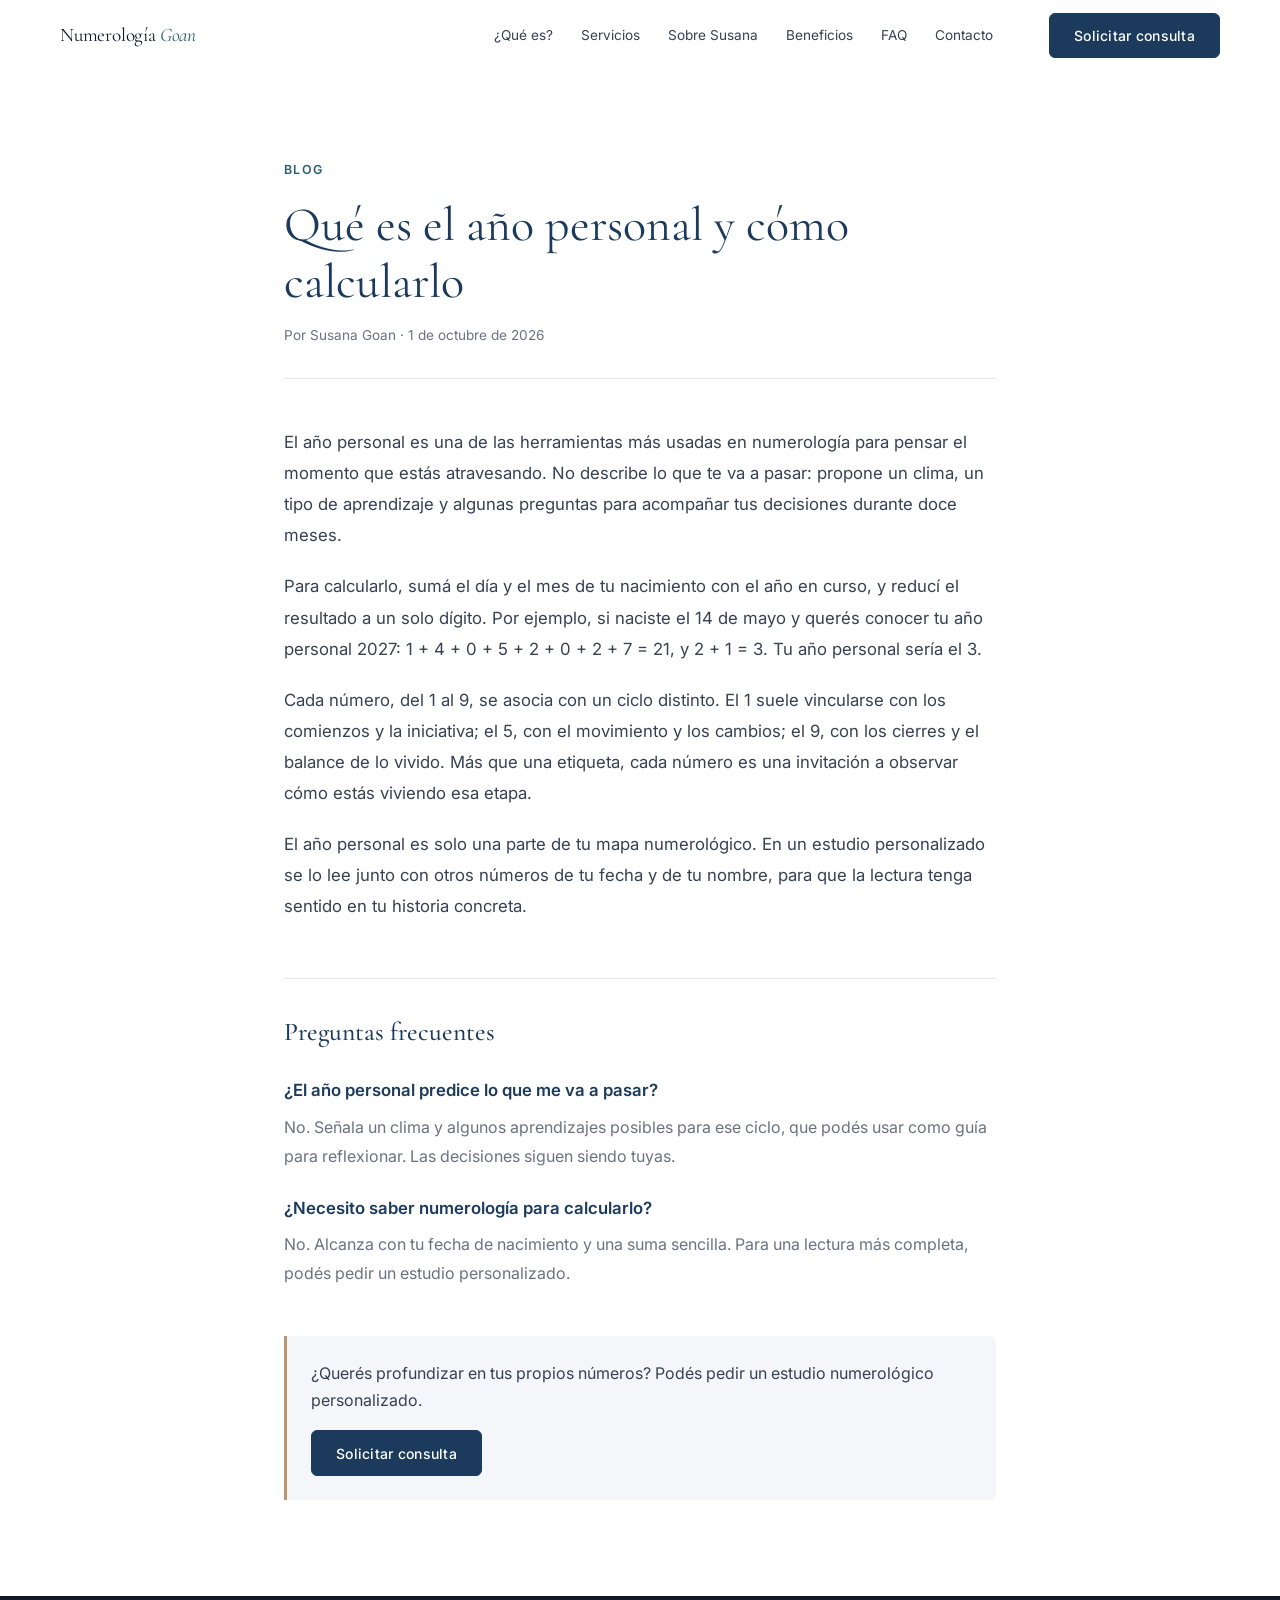
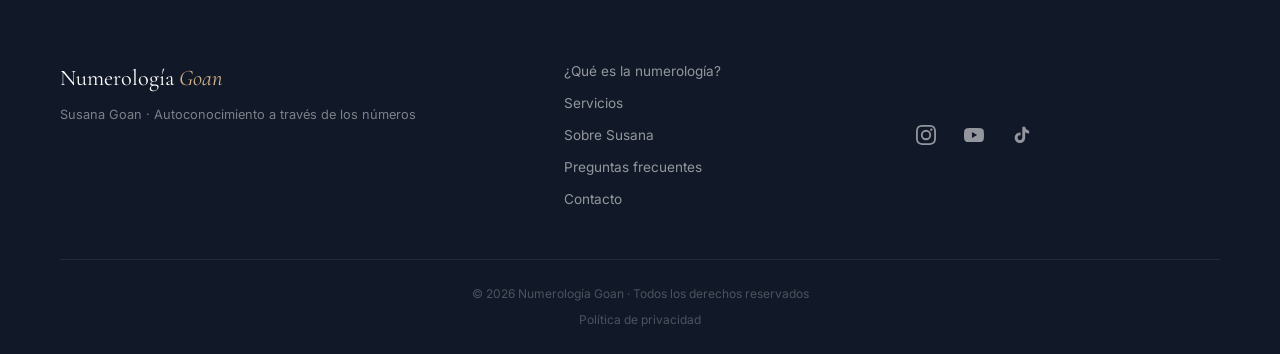
<file: blog/que-es-el-ano-personal-y-como-calcularlo/index.html>
<!DOCTYPE html>
<html lang="es">
<head>
  <meta charset="UTF-8" />
  <meta name="viewport" content="width=device-width, initial-scale=1.0" />
  <title>Año personal en numerología: qué es y cómo calcularlo</title>
  <meta name="description" content="Qué es el año personal en numerología, cómo calcularlo con tu fecha de nacimiento y qué preguntas te propone cada ciclo del 1 al 9." />
  <meta name="robots" content="noindex, nofollow" />
  
  <link rel="icon" type="image/x-icon" href="/favicon.ico" />
  <link rel="preconnect" href="https://fonts.googleapis.com" />
  <link rel="preconnect" href="https://fonts.gstatic.com" crossorigin />
  <link href="https://fonts.googleapis.com/css2?family=Cormorant+Garamond:ital,wght@0,400;0,500;1,400&family=Inter:wght@400;500;600&display=swap" rel="stylesheet" />
  <link rel="stylesheet" href="/styles.css?v=20260609" />
  <style>
    /* Estilos exclusivos de los artículos del blog */
    .page-wrap { max-width: 760px; margin: 0 auto; padding: 10rem 1.5rem 6rem; }
    @media (max-width: 1200px) { .page-wrap { padding-top: 7rem; } }
    @media (max-width: 768px) { .page-wrap { padding-top: 5rem; } }
    .page-label {
      font-size: 0.78rem; font-weight: 600; letter-spacing: 0.12em;
      text-transform: uppercase; color: var(--blue-petrol); margin-bottom: 1rem;
    }
    .page-title {
      font-family: var(--font-serif); font-size: clamp(2rem, 5vw, 3rem); font-weight: 400;
      line-height: 1.2; color: var(--blue-deep); margin-bottom: 0.75rem;
    }
    .article-meta {
      font-size: 0.85rem; color: var(--text-secondary); margin-bottom: 3rem;
      padding-bottom: 2rem; border-bottom: 1px solid var(--border);
    }
    .article-body p { color: var(--gray-700); line-height: 1.85; margin-bottom: 1.25rem; font-size: 1.05rem; }
    .article-body a { color: var(--blue-petrol); }
    .article-faq { margin-top: 3.5rem; padding-top: 2rem; border-top: 1px solid var(--border); }
    .article-faq h2 {
      font-family: var(--font-serif); font-size: 1.6rem; font-weight: 500;
      color: var(--blue-deep); margin-bottom: 1.5rem;
    }
    .article-faq h3 { font-size: 1.05rem; font-weight: 600; color: var(--blue-deep); margin: 1.5rem 0 0.5rem; }
    .article-faq p { color: var(--text-secondary); line-height: 1.8; margin-bottom: 0.75rem; }
    .article-cta {
      background: var(--bg-alt); border-left: 3px solid var(--gold); border-radius: 0 6px 6px 0;
      padding: 1.5rem; margin-top: 3rem;
    }
    .article-cta p { margin: 0 0 1rem; color: var(--gray-700); line-height: 1.7; }
  </style>
  <script type="application/ld+json">{
  "@context": "https://schema.org",
  "@graph": [
    {
      "@type": "BlogPosting",
      "headline": "Qué es el año personal y cómo calcularlo",
      "description": "Qué es el año personal en numerología, cómo calcularlo con tu fecha de nacimiento y qué preguntas te propone cada ciclo del 1 al 9.",
      "datePublished": "2026-10-01T14:48:26-03:00",
      "dateModified": "2026-10-01T14:48:26-03:00",
      "inLanguage": "es",
      "url": "https://numerologiagoan.com/blog/que-es-el-ano-personal-y-como-calcularlo/",
      "mainEntityOfPage": "https://numerologiagoan.com/blog/que-es-el-ano-personal-y-como-calcularlo/",
      "author": {
        "@type": "Person",
        "name": "Susana Goan",
        "jobTitle": "Numeróloga profesional",
        "url": "https://numerologiagoan.com/#susana"
      },
      "publisher": {
        "@type": "Organization",
        "name": "Numerología Goan",
        "url": "https://numerologiagoan.com"
      }
    },
    {
      "@type": "FAQPage",
      "mainEntity": [
        {
          "@type": "Question",
          "name": "¿El año personal predice lo que me va a pasar?",
          "acceptedAnswer": {
            "@type": "Answer",
            "text": "No. Señala un clima y algunos aprendizajes posibles para ese ciclo, que podés usar como guía para reflexionar. Las decisiones siguen siendo tuyas."
          }
        },
        {
          "@type": "Question",
          "name": "¿Necesito saber numerología para calcularlo?",
          "acceptedAnswer": {
            "@type": "Answer",
            "text": "No. Alcanza con tu fecha de nacimiento y una suma sencilla. Para una lectura más completa, podés pedir un estudio personalizado."
          }
        }
      ]
    }
  ]
}</script>
</head>
<body>

  <!-- ===== NAVEGACIÓN ===== -->
  <header class="nav is-scrolled" id="nav" role="banner">
    <div class="nav-inner">
      <a href="/" class="nav-brand" aria-label="Numerología Goan — inicio">
        <span class="nav-brand-name">Numerología<em> Goan</em></span>
      </a>
      <nav class="nav-links" role="navigation" aria-label="Navegación principal">
        <a href="/#que-es" class="nav-link">¿Qué es?</a>
        <a href="/#servicios" class="nav-link">Servicios</a>
        <a href="/#susana" class="nav-link">Sobre Susana</a>
        <a href="/#beneficios" class="nav-link">Beneficios</a>
        <a href="/#faq" class="nav-link">FAQ</a>
        <a href="/#formulario" class="nav-link">Contacto</a>
      </nav>
      <a href="https://wa.me/5491131265860" class="nav-cta btn btn-primary" target="_blank" rel="noopener noreferrer">Solicitar consulta</a>
      <button class="nav-toggle" aria-label="Abrir menú" aria-expanded="false" aria-controls="nav-mobile">
        <span></span><span></span><span></span>
      </button>
    </div>
    <div class="nav-mobile" id="nav-mobile" aria-hidden="true">
      <a href="/#que-es" class="nav-mobile-link">¿Qué es la numerología?</a>
      <a href="/#servicios" class="nav-mobile-link">Servicios</a>
      <a href="/#susana" class="nav-mobile-link">Sobre Susana Goan</a>
      <a href="/#beneficios" class="nav-mobile-link">Beneficios</a>
      <a href="/#faq" class="nav-mobile-link">Preguntas frecuentes</a>
      <a href="/#formulario" class="nav-mobile-link">Contacto</a>
      <a href="https://wa.me/5491131265860" class="nav-mobile-cta btn btn-primary" target="_blank" rel="noopener noreferrer">Solicitar consulta</a>
    </div>
  </header>

  <main>
    <article class="page-wrap">
      <p class="page-label">Blog</p>
      <h1 class="page-title">Qué es el año personal y cómo calcularlo</h1>
      <p class="article-meta">Por Susana Goan · <time datetime="2026-10-01T14:48:26-03:00">1 de octubre de 2026</time></p>

      <div class="article-body">
        <p>El año personal es una de las herramientas más usadas en numerología para pensar el momento que estás atravesando. No describe lo que te va a pasar: propone un clima, un tipo de aprendizaje y algunas preguntas para acompañar tus decisiones durante doce meses.</p>
        <p>Para calcularlo, sumá el día y el mes de tu nacimiento con el año en curso, y reducí el resultado a un solo dígito. Por ejemplo, si naciste el 14 de mayo y querés conocer tu año personal 2027: 1 + 4 + 0 + 5 + 2 + 0 + 2 + 7 = 21, y 2 + 1 = 3. Tu año personal sería el 3.</p>
        <p>Cada número, del 1 al 9, se asocia con un ciclo distinto. El 1 suele vincularse con los comienzos y la iniciativa; el 5, con el movimiento y los cambios; el 9, con los cierres y el balance de lo vivido. Más que una etiqueta, cada número es una invitación a observar cómo estás viviendo esa etapa.</p>
        <p>El año personal es solo una parte de tu mapa numerológico. En un estudio personalizado se lo lee junto con otros números de tu fecha y de tu nombre, para que la lectura tenga sentido en tu historia concreta.</p>
      </div>
      <section class="article-faq" aria-labelledby="faq-title">
        <h2 id="faq-title">Preguntas frecuentes</h2>
      <h3>¿El año personal predice lo que me va a pasar?</h3>
      <p>No. Señala un clima y algunos aprendizajes posibles para ese ciclo, que podés usar como guía para reflexionar. Las decisiones siguen siendo tuyas.</p>
      <h3>¿Necesito saber numerología para calcularlo?</h3>
      <p>No. Alcanza con tu fecha de nacimiento y una suma sencilla. Para una lectura más completa, podés pedir un estudio personalizado.</p>
      </section>
      <aside class="article-cta">
        <p>¿Querés profundizar en tus propios números? Podés pedir un estudio numerológico personalizado.</p>
        <a href="https://wa.me/5491131265860" class="btn btn-primary" target="_blank" rel="noopener noreferrer">Solicitar consulta</a>
      </aside>
    </article>
  </main>

  <!-- ===== FOOTER ===== -->
  <footer class="footer" role="contentinfo">
    <div class="container footer-inner">
      <div class="footer-brand">
        <p class="footer-name">Numerología<em> Goan</em></p>
        <p class="footer-tagline">Susana Goan · Autoconocimiento a través de los números</p>
      </div>
      <nav class="footer-nav" aria-label="Navegación del pie de página">
        <a href="/#que-es" class="footer-link">¿Qué es la numerología?</a>
        <a href="/#servicios" class="footer-link">Servicios</a>
        <a href="/#susana" class="footer-link">Sobre Susana</a>
        <a href="/#faq" class="footer-link">Preguntas frecuentes</a>
        <a href="/#formulario" class="footer-link">Contacto</a>
      </nav>
      <div class="footer-social">
        <a href="https://www.instagram.com/numerologiasusanagoan" class="footer-social-link" target="_blank" rel="noopener noreferrer" aria-label="Instagram de Numerología Susana Goan">
          <svg width="20" height="20" viewBox="0 0 24 24" fill="currentColor" aria-hidden="true"><path d="M12 2.163c3.204 0 3.584.012 4.85.07 3.252.148 4.771 1.691 4.919 4.919.058 1.265.069 1.645.069 4.849 0 3.205-.012 3.584-.069 4.849-.149 3.225-1.664 4.771-4.919 4.919-1.266.058-1.644.07-4.85.07-3.204 0-3.584-.012-4.849-.07-3.26-.149-4.771-1.699-4.919-4.92-.058-1.265-.07-1.644-.07-4.849 0-3.204.013-3.583.07-4.849.149-3.227 1.664-4.771 4.919-4.919 1.266-.057 1.645-.069 4.849-.069zM12 0C8.741 0 8.333.014 7.053.072 2.695.272.273 2.69.073 7.052.014 8.333 0 8.741 0 12c0 3.259.014 3.668.072 4.948.2 4.358 2.618 6.78 6.98 6.98C8.333 23.986 8.741 24 12 24c3.259 0 3.668-.014 4.948-.072 4.354-.2 6.782-2.618 6.979-6.98.059-1.28.073-1.689.073-4.948 0-3.259-.014-3.667-.072-4.947-.196-4.354-2.617-6.78-6.979-6.98C15.668.014 15.259 0 12 0zm0 5.838a6.162 6.162 0 100 12.324 6.162 6.162 0 000-12.324zM12 16a4 4 0 110-8 4 4 0 010 8zm6.406-11.845a1.44 1.44 0 100 2.881 1.44 1.44 0 000-2.881z"/></svg>
        </a>
        <a href="https://www.youtube.com/@numerologiagoan" class="footer-social-link" target="_blank" rel="noopener noreferrer" aria-label="YouTube de Numerología Goan">
          <svg width="20" height="20" viewBox="0 0 24 24" fill="currentColor" aria-hidden="true"><path d="M23.498 6.186a3.016 3.016 0 00-2.122-2.136C19.505 3.545 12 3.545 12 3.545s-7.505 0-9.377.505A3.017 3.017 0 00.502 6.186C0 8.07 0 12 0 12s0 3.93.502 5.814a3.016 3.016 0 002.122 2.136c1.871.505 9.376.505 9.376.505s7.505 0 9.377-.505a3.015 3.015 0 002.122-2.136C24 15.93 24 12 24 12s0-3.93-.502-5.814zM9.545 15.568V8.432L15.818 12l-6.273 3.568z"/></svg>
        </a>
        <a href="https://www.tiktok.com/@numerologiagoan" class="footer-social-link" target="_blank" rel="noopener noreferrer" aria-label="TikTok de Numerología Goan">
          <svg width="20" height="20" viewBox="0 0 24 24" fill="currentColor" aria-hidden="true"><path d="M19.59 6.69a4.83 4.83 0 01-3.77-4.25V2h-3.45v13.67a2.89 2.89 0 01-2.88 2.5 2.89 2.89 0 01-2.89-2.89 2.89 2.89 0 012.89-2.89c.28 0 .54.04.79.1V9.01a6.33 6.33 0 00-.79-.05 6.34 6.34 0 00-6.34 6.34 6.34 6.34 0 006.34 6.34 6.34 6.34 0 006.33-6.34V8.69a8.18 8.18 0 004.78 1.52V6.76a4.85 4.85 0 01-1.01-.07z"/></svg>
        </a>
      </div>
    </div>
    <div class="footer-bottom">
      <div class="container">
        <p class="footer-copy">© 2026 Numerología Goan · Todos los derechos reservados</p>
        <a href="/politica-privacidad.html" class="footer-legal-link">Política de privacidad</a>
      </div>
    </div>
  </footer>

  <script defer src="/main.js?v=20260609"></script>
</body>
</html>
</file>
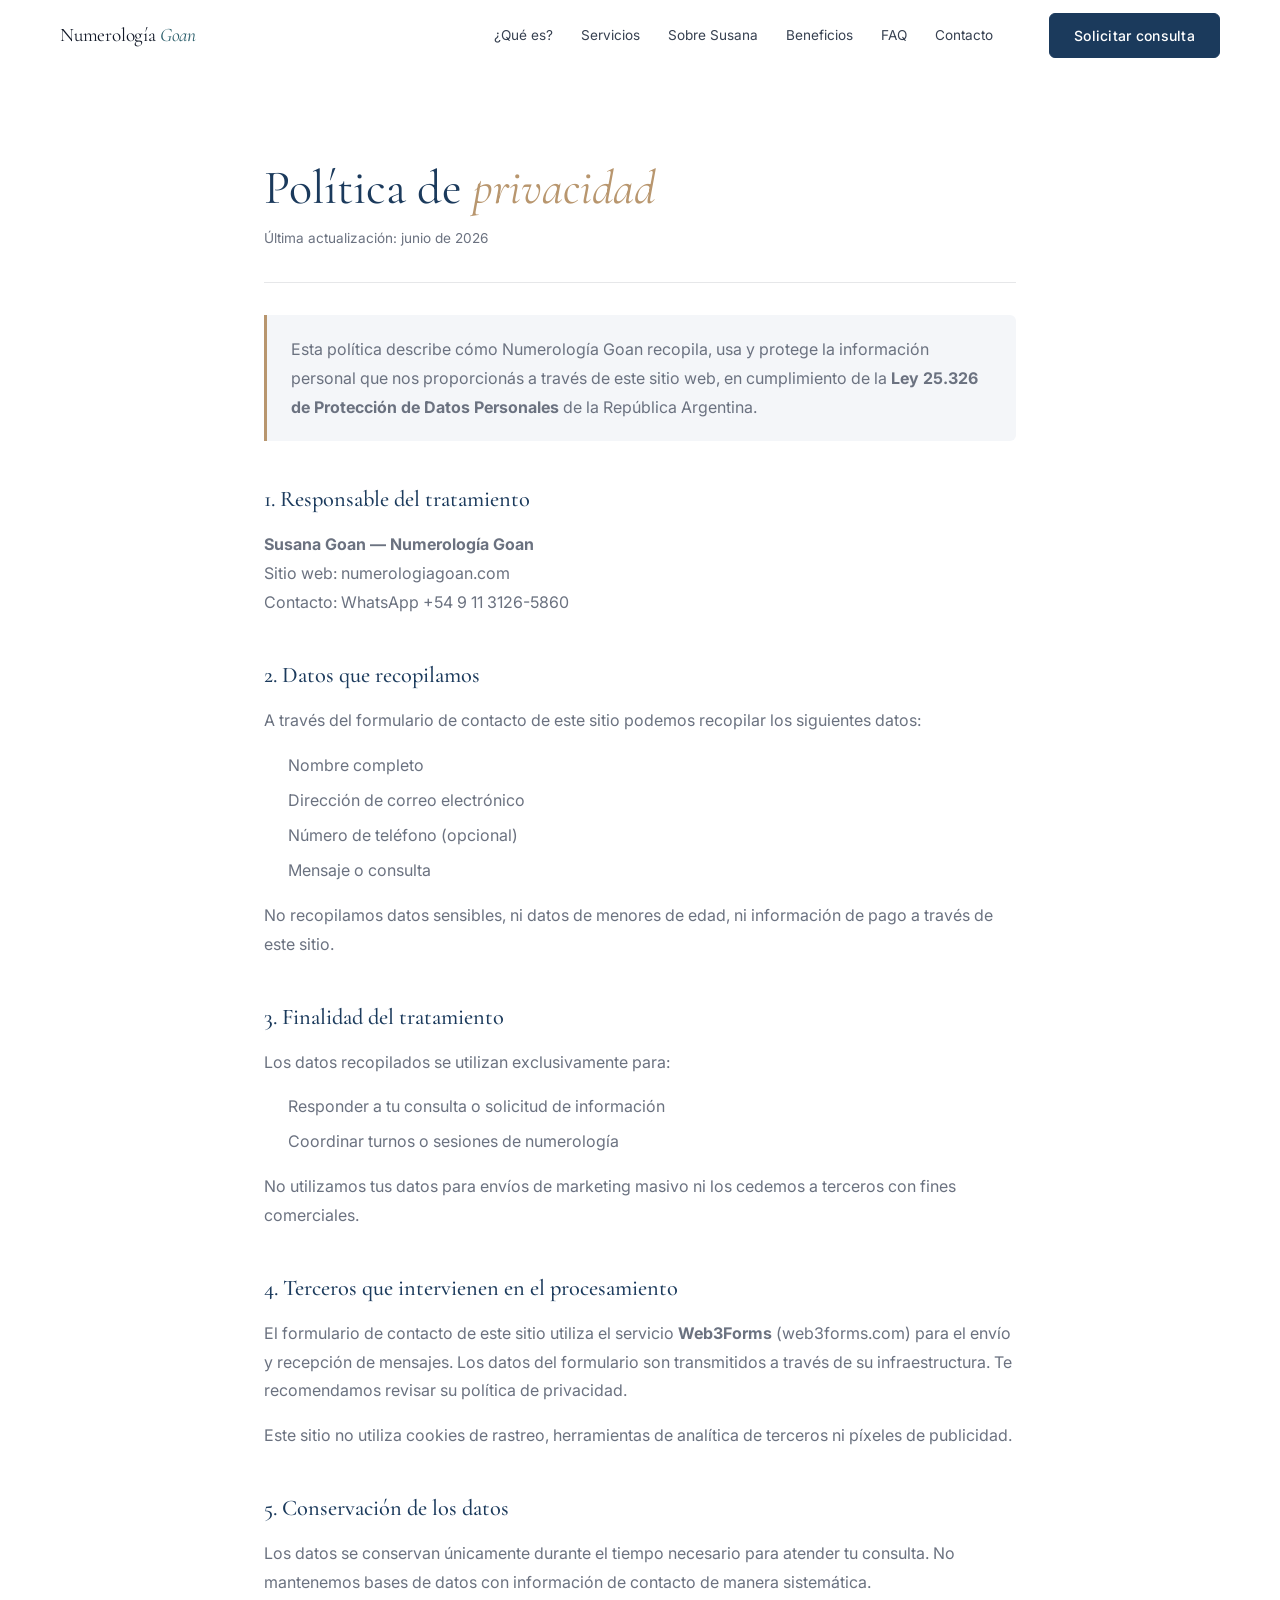
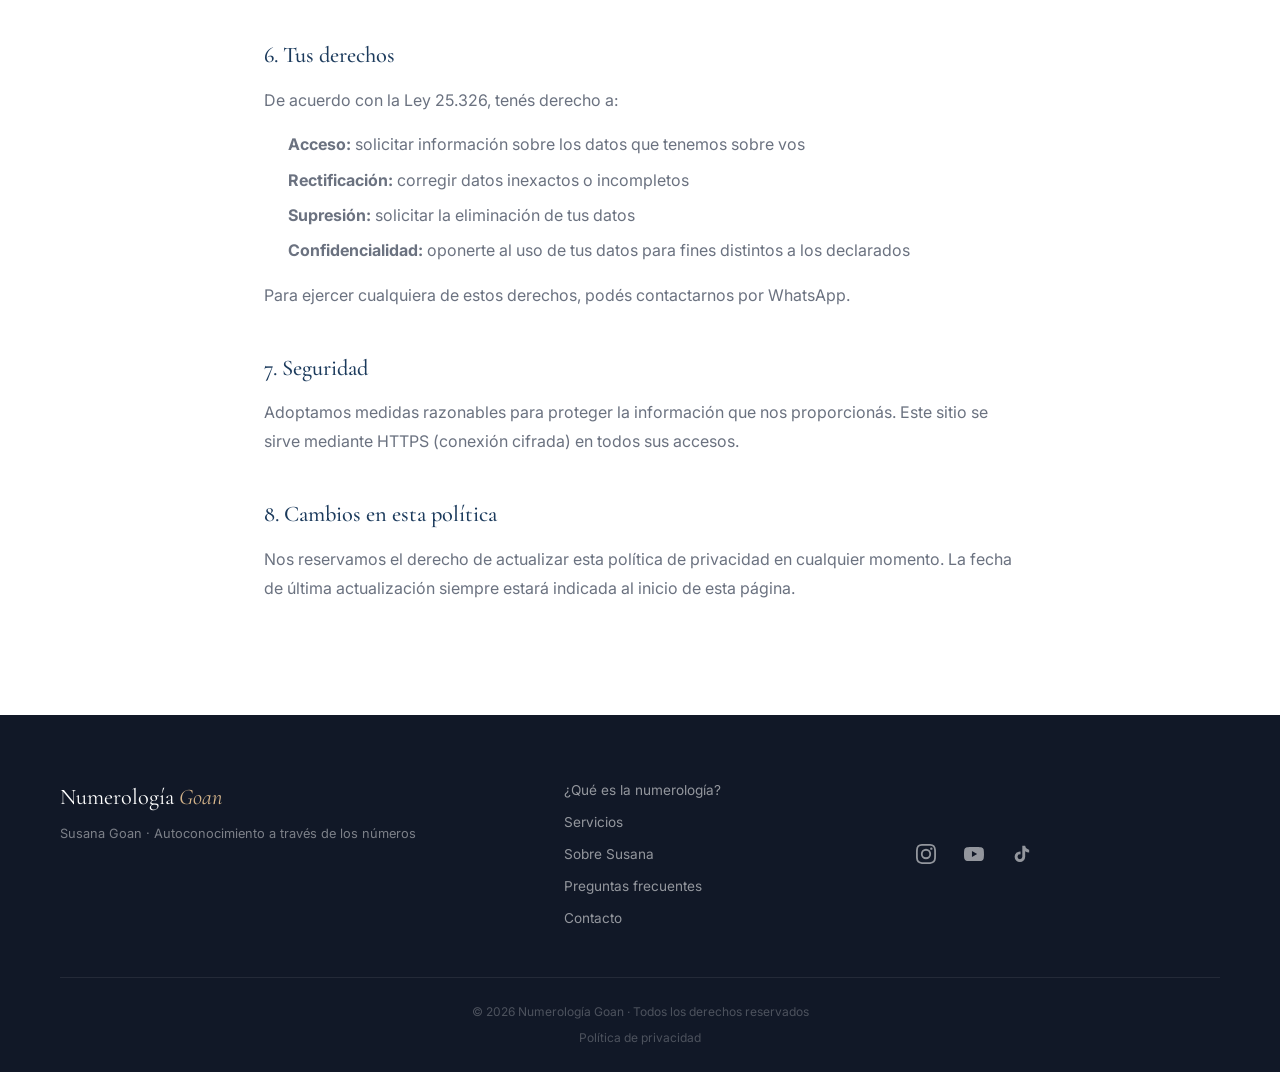
<file: politica-privacidad.html>
<!DOCTYPE html>
<html lang="es">
<head>
  <meta charset="UTF-8" />
  <meta name="viewport" content="width=device-width, initial-scale=1.0" />
  <title>Política de privacidad — Numerología Goan</title>
  <meta name="description" content="Política de privacidad de Numerología Goan. Información sobre el tratamiento de datos personales conforme a la Ley 25.326." />
  <meta name="robots" content="noindex, follow" />
  <link rel="canonical" href="https://numerologiagoan.com/politica-privacidad.html" />
  <link rel="icon" type="image/x-icon" href="favicon.ico" />
  <link rel="preconnect" href="https://fonts.googleapis.com" />
  <link rel="preconnect" href="https://fonts.gstatic.com" crossorigin />
  <link href="https://fonts.googleapis.com/css2?family=Cormorant+Garamond:ital,wght@0,400;0,500;1,400&family=Inter:wght@400;500;600&display=swap" rel="stylesheet" />
  <link rel="stylesheet" href="styles.css?v=20260609" />
  <style>
    /* Estilos exclusivos de la página legal */
    .page-wrap {
      max-width: 800px;
      margin: 0 auto;
      padding: 10rem 1.5rem 6rem;
    }
    @media (max-width: 1200px) {
      .page-wrap { padding-top: 7rem; }
    }
    @media (max-width: 768px) {
      .page-wrap { padding-top: 5rem; }
    }
    .page-label {
      font-size: 0.78rem;
      font-weight: 600;
      letter-spacing: 0.12em;
      text-transform: uppercase;
      color: var(--blue-petrol);
      margin-bottom: 1rem;
    }
    .page-title {
      font-family: var(--font-serif);
      font-size: clamp(2rem, 5vw, 3rem);
      font-weight: 400;
      line-height: 1.2;
      color: var(--blue-deep);
      margin-bottom: 0.5rem;
    }
    .page-title em { font-style: italic; color: var(--gold); }
    .page-date {
      font-size: 0.85rem;
      color: var(--text-secondary);
      margin-bottom: 3rem;
      padding-bottom: 2rem;
      border-bottom: 1px solid var(--border);
    }
    .legal-h2 {
      font-family: var(--font-serif);
      font-size: 1.4rem;
      font-weight: 500;
      color: var(--blue-deep);
      margin-top: 2.5rem;
      margin-bottom: 0.75rem;
    }
    .page-wrap p {
      color: var(--text-secondary);
      line-height: 1.8;
      margin-bottom: 1rem;
    }
    .page-wrap ul {
      padding-left: 1.5rem;
      color: var(--text-secondary);
      line-height: 1.8;
      margin-bottom: 1rem;
    }
    .page-wrap li { margin-bottom: 0.4rem; }
    .highlight-box {
      background: var(--bg-alt);
      border-left: 3px solid var(--gold);
      border-radius: 0 6px 6px 0;
      padding: 1.25rem 1.5rem;
      margin: 2rem 0;
    }
    .highlight-box p { margin: 0; }
  </style>
</head>
<body>

  <!-- ===== NAVEGACIÓN ===== -->
  <header class="nav is-scrolled" id="nav" role="banner">
    <div class="nav-inner">
      <a href="/" class="nav-brand" aria-label="Numerología Goan — inicio">
        <span class="nav-brand-name">Numerología<em> Goan</em></span>
      </a>
      <nav class="nav-links" role="navigation" aria-label="Navegación principal">
        <a href="/#que-es" class="nav-link">¿Qué es?</a>
        <a href="/#servicios" class="nav-link">Servicios</a>
        <a href="/#susana" class="nav-link">Sobre Susana</a>
        <a href="/#beneficios" class="nav-link">Beneficios</a>
        <a href="/#faq" class="nav-link">FAQ</a>
        <a href="/#formulario" class="nav-link">Contacto</a>
      </nav>
      <a href="https://wa.me/5491131265860" class="nav-cta btn btn-primary" target="_blank" rel="noopener noreferrer">Solicitar consulta</a>
      <button class="nav-toggle" aria-label="Abrir menú" aria-expanded="false" aria-controls="nav-mobile">
        <span></span><span></span><span></span>
      </button>
    </div>
    <div class="nav-mobile" id="nav-mobile" aria-hidden="true">
      <a href="/#que-es" class="nav-mobile-link">¿Qué es la numerología?</a>
      <a href="/#servicios" class="nav-mobile-link">Servicios</a>
      <a href="/#susana" class="nav-mobile-link">Sobre Susana Goan</a>
      <a href="/#beneficios" class="nav-mobile-link">Beneficios</a>
      <a href="/#faq" class="nav-mobile-link">Preguntas frecuentes</a>
      <a href="/#formulario" class="nav-mobile-link">Contacto</a>
      <a href="https://wa.me/5491131265860" class="nav-mobile-cta btn btn-primary" target="_blank" rel="noopener noreferrer">Solicitar consulta</a>
    </div>
  </header>

  <main>
    <div class="page-wrap">
      <h1 class="page-title">Política de <em>privacidad</em></h1>
      <p class="page-date">Última actualización: junio de 2026</p>

      <div class="highlight-box">
        <p>Esta política describe cómo Numerología Goan recopila, usa y protege la información personal que nos proporcionás a través de este sitio web, en cumplimiento de la <strong>Ley 25.326 de Protección de Datos Personales</strong> de la República Argentina.</p>
      </div>

      <h2 class="legal-h2">1. Responsable del tratamiento</h2>
      <p><strong>Susana Goan — Numerología Goan</strong><br>
      Sitio web: <a href="https://numerologiagoan.com">numerologiagoan.com</a><br>
      Contacto: <a href="https://wa.me/5491131265860">WhatsApp +54 9 11 3126-5860</a></p>

      <h2 class="legal-h2">2. Datos que recopilamos</h2>
      <p>A través del formulario de contacto de este sitio podemos recopilar los siguientes datos:</p>
      <ul>
        <li>Nombre completo</li>
        <li>Dirección de correo electrónico</li>
        <li>Número de teléfono (opcional)</li>
        <li>Mensaje o consulta</li>
      </ul>
      <p>No recopilamos datos sensibles, ni datos de menores de edad, ni información de pago a través de este sitio.</p>

      <h2 class="legal-h2">3. Finalidad del tratamiento</h2>
      <p>Los datos recopilados se utilizan exclusivamente para:</p>
      <ul>
        <li>Responder a tu consulta o solicitud de información</li>
        <li>Coordinar turnos o sesiones de numerología</li>
      </ul>
      <p>No utilizamos tus datos para envíos de marketing masivo ni los cedemos a terceros con fines comerciales.</p>

      <h2 class="legal-h2">4. Terceros que intervienen en el procesamiento</h2>
      <p>El formulario de contacto de este sitio utiliza el servicio <strong>Web3Forms</strong> (<a href="https://web3forms.com" target="_blank" rel="noopener noreferrer">web3forms.com</a>) para el envío y recepción de mensajes. Los datos del formulario son transmitidos a través de su infraestructura. Te recomendamos revisar su <a href="https://web3forms.com/privacy" target="_blank" rel="noopener noreferrer">política de privacidad</a>.</p>
      <p>Este sitio no utiliza cookies de rastreo, herramientas de analítica de terceros ni píxeles de publicidad.</p>

      <h2 class="legal-h2">5. Conservación de los datos</h2>
      <p>Los datos se conservan únicamente durante el tiempo necesario para atender tu consulta. No mantenemos bases de datos con información de contacto de manera sistemática.</p>

      <h2 class="legal-h2">6. Tus derechos</h2>
      <p>De acuerdo con la Ley 25.326, tenés derecho a:</p>
      <ul>
        <li><strong>Acceso:</strong> solicitar información sobre los datos que tenemos sobre vos</li>
        <li><strong>Rectificación:</strong> corregir datos inexactos o incompletos</li>
        <li><strong>Supresión:</strong> solicitar la eliminación de tus datos</li>
        <li><strong>Confidencialidad:</strong> oponerte al uso de tus datos para fines distintos a los declarados</li>
      </ul>
      <p>Para ejercer cualquiera de estos derechos, podés contactarnos por <a href="https://wa.me/5491131265860">WhatsApp</a>.</p>

      <h2 class="legal-h2">7. Seguridad</h2>
      <p>Adoptamos medidas razonables para proteger la información que nos proporcionás. Este sitio se sirve mediante HTTPS (conexión cifrada) en todos sus accesos.</p>

      <h2 class="legal-h2">8. Cambios en esta política</h2>
      <p>Nos reservamos el derecho de actualizar esta política de privacidad en cualquier momento. La fecha de última actualización siempre estará indicada al inicio de esta página.</p>
    </div>
  </main>

  <!-- ===== FOOTER ===== -->
  <footer class="footer" role="contentinfo">
    <div class="container footer-inner">
      <div class="footer-brand">
        <p class="footer-name">Numerología<em> Goan</em></p>
        <p class="footer-tagline">Susana Goan · Autoconocimiento a través de los números</p>
      </div>
      <nav class="footer-nav" aria-label="Navegación del pie de página">
        <a href="/#que-es" class="footer-link">¿Qué es la numerología?</a>
        <a href="/#servicios" class="footer-link">Servicios</a>
        <a href="/#susana" class="footer-link">Sobre Susana</a>
        <a href="/#faq" class="footer-link">Preguntas frecuentes</a>
        <a href="/#formulario" class="footer-link">Contacto</a>
      </nav>
      <div class="footer-social">
        <a href="https://www.instagram.com/numerologiasusanagoan" class="footer-social-link" target="_blank" rel="noopener noreferrer" aria-label="Instagram de Numerología Susana Goan">
          <svg width="20" height="20" viewBox="0 0 24 24" fill="currentColor" aria-hidden="true"><path d="M12 2.163c3.204 0 3.584.012 4.85.07 3.252.148 4.771 1.691 4.919 4.919.058 1.265.069 1.645.069 4.849 0 3.205-.012 3.584-.069 4.849-.149 3.225-1.664 4.771-4.919 4.919-1.266.058-1.644.07-4.85.07-3.204 0-3.584-.012-4.849-.07-3.26-.149-4.771-1.699-4.919-4.92-.058-1.265-.07-1.644-.07-4.849 0-3.204.013-3.583.07-4.849.149-3.227 1.664-4.771 4.919-4.919 1.266-.057 1.645-.069 4.849-.069zM12 0C8.741 0 8.333.014 7.053.072 2.695.272.273 2.69.073 7.052.014 8.333 0 8.741 0 12c0 3.259.014 3.668.072 4.948.2 4.358 2.618 6.78 6.98 6.98C8.333 23.986 8.741 24 12 24c3.259 0 3.668-.014 4.948-.072 4.354-.2 6.782-2.618 6.979-6.98.059-1.28.073-1.689.073-4.948 0-3.259-.014-3.667-.072-4.947-.196-4.354-2.617-6.78-6.979-6.98C15.668.014 15.259 0 12 0zm0 5.838a6.162 6.162 0 100 12.324 6.162 6.162 0 000-12.324zM12 16a4 4 0 110-8 4 4 0 010 8zm6.406-11.845a1.44 1.44 0 100 2.881 1.44 1.44 0 000-2.881z"/></svg>
        </a>
        <a href="https://www.youtube.com/@numerologiagoan" class="footer-social-link" target="_blank" rel="noopener noreferrer" aria-label="YouTube de Numerología Goan">
          <svg width="20" height="20" viewBox="0 0 24 24" fill="currentColor" aria-hidden="true"><path d="M23.498 6.186a3.016 3.016 0 00-2.122-2.136C19.505 3.545 12 3.545 12 3.545s-7.505 0-9.377.505A3.017 3.017 0 00.502 6.186C0 8.07 0 12 0 12s0 3.93.502 5.814a3.016 3.016 0 002.122 2.136c1.871.505 9.376.505 9.376.505s7.505 0 9.377-.505a3.015 3.015 0 002.122-2.136C24 15.93 24 12 24 12s0-3.93-.502-5.814zM9.545 15.568V8.432L15.818 12l-6.273 3.568z"/></svg>
        </a>
        <a href="https://www.tiktok.com/@numerologiagoan" class="footer-social-link" target="_blank" rel="noopener noreferrer" aria-label="TikTok de Numerología Goan">
          <svg width="20" height="20" viewBox="0 0 24 24" fill="currentColor" aria-hidden="true"><path d="M19.59 6.69a4.83 4.83 0 01-3.77-4.25V2h-3.45v13.67a2.89 2.89 0 01-2.88 2.5 2.89 2.89 0 01-2.89-2.89 2.89 2.89 0 012.89-2.89c.28 0 .54.04.79.1V9.01a6.33 6.33 0 00-.79-.05 6.34 6.34 0 00-6.34 6.34 6.34 6.34 0 006.34 6.34 6.34 6.34 0 006.33-6.34V8.69a8.18 8.18 0 004.78 1.52V6.76a4.85 4.85 0 01-1.01-.07z"/></svg>
        </a>
      </div>
    </div>
    <div class="footer-bottom">
      <div class="container">
        <p class="footer-copy">© 2026 Numerología Goan · Todos los derechos reservados</p>
        <a href="/politica-privacidad.html" class="footer-legal-link">Política de privacidad</a>
      </div>
    </div>
  </footer>

  <script defer src="main.js?v=20260609"></script>
</body>
</html>
</file>
<file: styles.css>
/* ============================================================
   Numerología Goan — styles.css
   Archetype: Professional Light (consulting / coaching)
   Palette: White · Light gray · Deep blue · Petrol · Gold
   ============================================================ */

/* ── Custom Properties ─────────────────────────────────────── */
:root {
  --bg:           #ffffff;
  --bg-alt:       #f4f6f9;
  --bg-dark:      #1B3A5C;
  --blue-deep:    #1B3A5C;
  --blue-petrol:  #2C5F6C;
  --blue-mid:     #2a4f72;
  --gray-900:     #111827;
  --gray-700:     #374151;
  --gray-500:     #6B7280;
  --gray-400:     #9CA3AF;
  --gray-300:     #D1D5DB;
  --gold:         #B8966E;
  --gold-light:   #d4b48a;
  --gold-pale:    #f0e4d0;
  --white:        #ffffff;
  --line:         rgba(17, 24, 39, 0.1);
  --line-light:   rgba(255, 255, 255, 0.15);

  --radius-sm:    6px;
  --radius:       12px;
  --radius-lg:    20px;

  --shadow-sm:    0 1px 3px rgba(0,0,0,0.08), 0 1px 2px rgba(0,0,0,0.04);
  --shadow:       0 4px 16px rgba(0,0,0,0.08), 0 2px 6px rgba(0,0,0,0.04);
  --shadow-lg:    0 12px 40px rgba(0,0,0,0.1), 0 4px 16px rgba(0,0,0,0.06);
  --shadow-blue:  0 8px 32px rgba(27, 58, 92, 0.2);

  --nav-h:        72px;
  --container:    1160px;
  --section-py:   96px;

  --ease-out:     cubic-bezier(0.16, 1, 0.3, 1);
  --ease-in-out:  cubic-bezier(0.45, 0, 0.55, 1);

  --font-serif:        "Cormorant Garamond", Georgia, serif;
  --font-body:         "Inter", -apple-system, BlinkMacSystemFont, system-ui, sans-serif;
  --border:            rgba(17, 24, 39, 0.1);
  --text-secondary:    #6B7280;
}

/* ── Reset & Base ───────────────────────────────────────────── */
*, *::before, *::after { box-sizing: border-box; margin: 0; padding: 0; }

html {
  overflow-x: clip;
  -webkit-text-size-adjust: 100%;
  font-size: 16px;
}
@media (prefers-reduced-motion: no-preference) {
  html { scroll-behavior: smooth; }
}

body {
  font-family: "Inter", -apple-system, BlinkMacSystemFont, "Segoe UI", system-ui, sans-serif;
  font-weight: 400;
  line-height: 1.65;
  color: var(--gray-700);
  background: var(--bg);
  overflow-x: clip;
  -webkit-font-smoothing: antialiased;
  -moz-osx-font-smoothing: grayscale;
  text-rendering: optimizeLegibility;
}

img, svg { display: block; max-width: 100%; height: auto; }
a { color: inherit; text-decoration: none; }
button { cursor: pointer; border: none; background: none; font: inherit; }
ul { list-style: none; }

/* ── Typography helpers ─────────────────────────────────────── */
.section-label {
  font-size: 0.7rem;
  font-weight: 600;
  letter-spacing: 0.15em;
  text-transform: uppercase;
  color: var(--gold);
  margin-bottom: 1rem;
}
.section-label.light { color: var(--gold-light); }

.section-title {
  font-family: "Cormorant Garamond", Georgia, serif;
  font-size: clamp(2rem, 4.5vw, 3.2rem);
  font-weight: 400;
  line-height: 1.15;
  color: var(--gray-900);
  text-wrap: balance;
}
.section-title em {
  font-style: italic;
  color: var(--blue-petrol);
}
.section-title.centered { text-align: center; margin-inline: auto; }

.section-sub {
  font-size: 1.05rem;
  color: var(--gray-500);
  max-width: 56ch;
  line-height: 1.7;
}
.section-sub.centered { text-align: center; margin-inline: auto; }


/* ── Container ──────────────────────────────────────────────── */
.container {
  width: min(var(--container), 100% - 3rem);
  margin-inline: auto;
}

/* ── Buttons ────────────────────────────────────────────────── */
.btn {
  display: inline-flex;
  align-items: center;
  gap: 0.5rem;
  padding: 0.65rem 1.5rem;
  font-size: 0.875rem;
  font-weight: 500;
  letter-spacing: 0.02em;
  border-radius: var(--radius-sm);
  border: 1.5px solid transparent;
  transition: all 0.25s var(--ease-out);
  white-space: nowrap;
}
.btn-lg {
  padding: 0.85rem 2rem;
  font-size: 0.95rem;
}
.btn-primary {
  background: var(--blue-deep);
  color: var(--white);
  border-color: var(--blue-deep);
}
@media (hover: hover) {
  .btn-primary:hover {
    background: var(--blue-mid);
    border-color: var(--blue-mid);
    transform: translateY(-1px);
    box-shadow: var(--shadow-blue);
  }
}
.btn-ghost {
  background: transparent;
  color: var(--blue-deep);
  border-color: var(--line);
}
@media (hover: hover) {
  .btn-ghost:hover {
    border-color: var(--blue-deep);
    background: rgba(27, 58, 92, 0.04);
  }
}
.btn-outline {
  background: transparent;
  color: var(--blue-deep);
  border-color: var(--blue-deep);
}
@media (hover: hover) {
  .btn-outline:hover {
    background: var(--blue-deep);
    color: var(--white);
  }
}
.btn-white {
  background: var(--white);
  color: var(--blue-deep);
  border-color: var(--white);
}
@media (hover: hover) {
  .btn-white:hover {
    background: var(--gold-pale);
    transform: translateY(-1px);
    box-shadow: 0 8px 24px rgba(0,0,0,0.15);
  }
}

/* ── Section alternates ─────────────────────────────────────── */
.section-alt { background: var(--bg-alt); }

.section-header {
  display: flex;
  flex-direction: column;
  align-items: center;
  gap: 1.25rem;
  text-align: center;
  margin-bottom: 4rem;
}

/* ── Reveal animations ──────────────────────────────────────── */
.reveal {
  opacity: 0;
  transform: translateY(28px);
  transition: opacity 0.7s var(--ease-out), transform 0.7s var(--ease-out);
}
.reveal.is-visible {
  opacity: 1;
  transform: translateY(0);
}
/* Safety net — override for split-text combos */
.reveal[data-split] {
  opacity: 1;
  transform: none;
}

/* ── NAVIGATION ─────────────────────────────────────────────── */
.nav {
  position: fixed;
  top: 0;
  left: 0;
  right: 0;
  z-index: 100;
  height: var(--nav-h);
  transition: background 0.35s var(--ease-out),
              box-shadow 0.35s var(--ease-out),
              border-color 0.35s var(--ease-out);
  border-bottom: 1px solid transparent;
}
.nav.is-scrolled {
  background: rgba(255, 255, 255, 0.96);
  backdrop-filter: blur(20px);
  -webkit-backdrop-filter: blur(20px);
  border-bottom-color: var(--line);
  box-shadow: var(--shadow-sm);
}
.nav-inner {
  display: flex;
  align-items: center;
  gap: 2rem;
  height: 100%;
  width: min(var(--container), 100% - 3rem);
  margin-inline: auto;
}

.nav-brand {
  flex-shrink: 0;
}
.nav-brand-name {
  font-family: "Cormorant Garamond", Georgia, serif;
  font-size: 1.2rem;
  font-weight: 400;
  color: var(--gray-900);
  letter-spacing: -0.01em;
}
.nav-brand-name em {
  font-style: italic;
  color: var(--blue-petrol);
}

.nav-links {
  display: flex;
  align-items: center;
  gap: 0.25rem;
  margin-left: auto;
}
.nav-link {
  font-size: 0.85rem;
  font-weight: 400;
  color: var(--gray-700);
  padding: 0.4rem 0.75rem;
  border-radius: var(--radius-sm);
  transition: color 0.2s, background 0.2s;
}
@media (hover: hover) {
  .nav-link:hover {
    color: var(--blue-deep);
    background: rgba(27, 58, 92, 0.06);
  }
}
.nav-cta { margin-left: 0.75rem; }

.nav-link.is-active {
  color: var(--blue-deep);
  font-weight: 500;
  position: relative;
}
.nav-link.is-active::after {
  content: "";
  position: absolute;
  bottom: -2px;
  left: 0.75rem;
  right: 0.75rem;
  height: 1.5px;
  background: var(--gold);
  border-radius: 1px;
}

.nav-toggle {
  display: none;
  flex-direction: column;
  gap: 5px;
  padding: 0.5rem;
  margin-left: auto;
}
.nav-toggle span {
  display: block;
  width: 22px;
  height: 1.5px;
  background: var(--gray-700);
  transition: transform 0.3s var(--ease-out), opacity 0.3s;
}
.nav-toggle.is-open span:nth-child(1) { transform: translateY(6.5px) rotate(45deg); }
.nav-toggle.is-open span:nth-child(2) { opacity: 0; transform: scaleX(0); }
.nav-toggle.is-open span:nth-child(3) { transform: translateY(-6.5px) rotate(-45deg); }

.nav-mobile {
  display: none;
  flex-direction: column;
  gap: 0;
  background: var(--white);
  border-top: 1px solid var(--line);
  padding: 0 1.5rem;
  box-shadow: var(--shadow-lg);
  max-height: 0;
  overflow: hidden;
  transition: max-height 0.4s var(--ease-out), padding-block 0.4s var(--ease-out);
}
.nav-mobile.is-open {
  max-height: 400px;
  padding-block: 1rem 1.5rem;
}
.nav-mobile-link {
  font-size: 1rem;
  color: var(--gray-700);
  padding: 0.75rem 0;
  border-bottom: 1px solid var(--line);
  display: block;
}
.nav-mobile-cta {
  margin-top: 1rem;
  display: inline-flex;
  align-self: flex-start;
}

/* ── HERO ───────────────────────────────────────────────────── */
.hero {
  position: relative;
  min-height: 100vh;
  min-height: 100svh;
  display: flex;
  align-items: center;
  padding-top: var(--nav-h);
  overflow: hidden;
  background: var(--bg);
}

.hero-bg {
  position: absolute;
  inset: 0;
  pointer-events: none;
  z-index: 0;
}

.hero-grid {
  position: absolute;
  inset: 0;
  background-image:
    linear-gradient(var(--line) 1px, transparent 1px),
    linear-gradient(90deg, var(--line) 1px, transparent 1px);
  background-size: 60px 60px;
  opacity: 0.35;
  mask-image: radial-gradient(ellipse 80% 80% at 50% 40%, black 30%, transparent 80%);
  -webkit-mask-image: radial-gradient(ellipse 80% 80% at 50% 40%, black 30%, transparent 80%);
}

.hero-numbers .hn {
  position: absolute;
  left: var(--x);
  top: var(--y);
  font-family: "Cormorant Garamond", Georgia, serif;
  font-size: var(--s);
  font-weight: 300;
  opacity: var(--o);
  color: var(--blue-deep);
  line-height: 1;
  pointer-events: none;
  user-select: none;
}

.hero-glow {
  position: absolute;
  border-radius: 50%;
  filter: blur(80px);
  pointer-events: none;
}
.hero-glow-1 {
  width: 500px;
  height: 500px;
  background: radial-gradient(circle, rgba(44, 95, 108, 0.12) 0%, transparent 70%);
  top: -10%;
  right: 5%;
  animation: glowDrift1 18s ease-in-out infinite;
}
.hero-glow-2 {
  width: 400px;
  height: 400px;
  background: radial-gradient(circle, rgba(184, 150, 110, 0.08) 0%, transparent 70%);
  bottom: 10%;
  left: 10%;
  animation: glowDrift2 22s ease-in-out infinite;
}
@keyframes glowDrift1 {
  0%, 100% { transform: translate(0, 0); }
  50%       { transform: translate(-30px, 20px); }
}
@keyframes glowDrift2 {
  0%, 100% { transform: translate(0, 0); }
  50%       { transform: translate(20px, -25px); }
}

.hero-content {
  position: relative;
  z-index: 1;
  display: grid;
  grid-template-columns: 1fr 1fr;
  gap: 4rem;
  align-items: center;
  padding-block: 5rem;
}

.hero-text { max-width: 580px; }

.hero-eyebrow {
  font-size: 0.7rem;
  font-weight: 600;
  letter-spacing: 0.16em;
  text-transform: uppercase;
  color: var(--gold);
  margin-bottom: 1.25rem;
  opacity: 0;
  animation: fadeUp 0.8s 0.3s var(--ease-out) forwards;
}

.hero-title {
  font-family: "Cormorant Garamond", Georgia, serif;
  font-size: clamp(2.4rem, 5.5vw, 4.2rem);
  font-weight: 400;
  line-height: 1.1;
  color: var(--gray-900);
  margin-bottom: 1.5rem;
  text-wrap: balance;
  opacity: 0;
  animation: fadeUp 0.9s 0.5s var(--ease-out) forwards;
}
.hero-title em {
  font-style: italic;
  color: var(--blue-petrol);
}

.hero-sub {
  font-size: 1.1rem;
  line-height: 1.7;
  color: var(--gray-500);
  max-width: 46ch;
  margin-bottom: 2.25rem;
  opacity: 0;
  animation: fadeUp 0.9s 0.7s var(--ease-out) forwards;
}

.hero-actions {
  display: flex;
  flex-wrap: wrap;
  gap: 0.875rem;
  opacity: 0;
  animation: fadeUp 0.9s 0.9s var(--ease-out) forwards;
}

.hero-visual {
  display: flex;
  justify-content: center;
  align-items: center;
  opacity: 0;
  animation: fadeIn 1.2s 0.6s var(--ease-out) forwards;
}

.hero-diagram {
  width: min(340px, 100%);
  color: var(--blue-deep);
  position: relative;
}
.hero-diagram::before {
  content: "";
  position: absolute;
  inset: -20px;
  background: radial-gradient(circle at center, rgba(44, 95, 108, 0.06) 0%, transparent 70%);
  border-radius: 50%;
}
.hero-diagram svg {
  width: 100%;
  height: auto;
  animation: rotateSlow 60s linear infinite;
  transform-origin: center;
}
@keyframes rotateSlow {
  from { transform: rotate(0deg); }
  to   { transform: rotate(360deg); }
}

.hero-scroll-hint {
  position: absolute;
  bottom: 2rem;
  left: 50%;
  transform: translateX(-50%);
  z-index: 1;
}
.scroll-line {
  display: block;
  width: 1px;
  height: 48px;
  background: linear-gradient(to bottom, transparent, var(--gray-300));
  margin-inline: auto;
  animation: scrollDrop 2s 2s ease-in-out infinite;
  transform-origin: top;
}
@keyframes scrollDrop {
  0%, 100% { transform: scaleY(0); opacity: 0; transform-origin: top; }
  40%       { transform: scaleY(1); opacity: 1; }
  80%       { transform: scaleY(1); opacity: 0; transform-origin: bottom; }
}

@keyframes fadeUp {
  from { opacity: 0; transform: translateY(20px); }
  to   { opacity: 1; transform: translateY(0); }
}
@keyframes fadeIn {
  from { opacity: 0; }
  to   { opacity: 1; }
}

/* ── QUÉ ES ─────────────────────────────────────────────────── */
.section-que-es {
  padding-block: var(--section-py);
}
.que-es-grid {
  display: grid;
  grid-template-columns: 1fr 1.4fr;
  gap: 5rem;
  align-items: start;
}
.que-es-left { padding-top: 0.5rem; }
.que-es-left .section-title { max-width: 14ch; }
.que-es-body {
  font-size: 1rem;
  line-height: 1.8;
  color: var(--gray-500);
  margin-bottom: 1.25rem;
}
.que-es-body:last-of-type { margin-bottom: 2.5rem; }

.que-es-stats {
  display: flex;
  gap: 2.5rem;
  padding-top: 2rem;
  border-top: 1px solid var(--line);
}
.stat-item { display: flex; flex-direction: column; gap: 0.2rem; }
.stat-number {
  font-family: "Cormorant Garamond", Georgia, serif;
  font-size: 2.8rem;
  font-weight: 300;
  color: var(--blue-deep);
  line-height: 1;
}
.stat-number::after { content: "+"; font-size: 1.8rem; color: var(--gold); }
.stat-label {
  font-size: 0.75rem;
  color: var(--gray-500);
  font-weight: 500;
  letter-spacing: 0.04em;
}

/* ── SERVICIOS ──────────────────────────────────────────────── */
.section-servicios { padding-block: var(--section-py); }

.servicios-grid {
  display: grid;
  grid-template-columns: repeat(2, 1fr);
  gap: 1.5rem;
  align-items: stretch;
  max-width: 820px;
  margin-inline: auto;
}

.servicio-card {
  position: relative;
  background: var(--white);
  border: 1px solid var(--line);
  border-radius: var(--radius-lg);
  padding: 2.5rem 2rem;
  display: flex;
  flex-direction: column;
  gap: 1.25rem;
  transition: box-shadow 0.3s var(--ease-out), transform 0.3s var(--ease-out), border-color 0.3s;
}
@media (hover: hover) {
  .servicio-card:hover {
    box-shadow: var(--shadow-lg);
    transform: translateY(-4px);
    border-color: rgba(27, 58, 92, 0.2);
  }
}
.servicio-card-featured {
  border-color: var(--blue-petrol);
  box-shadow: var(--shadow-blue);
}
@media (hover: hover) {
  .servicio-card-featured:hover {
    border-color: var(--blue-petrol);
    box-shadow: var(--shadow-blue);
  }
}
.servicio-badge {
  position: absolute;
  top: -12px;
  left: 50%;
  transform: translateX(-50%);
  background: var(--blue-petrol);
  color: var(--white);
  font-size: 0.7rem;
  font-weight: 600;
  letter-spacing: 0.08em;
  text-transform: uppercase;
  padding: 0.3rem 1rem;
  border-radius: 100px;
  white-space: nowrap;
}
.servicio-icon {
  width: 56px;
  height: 56px;
  color: var(--blue-petrol);
  flex-shrink: 0;
  background: rgba(44, 95, 108, 0.08);
  border-radius: var(--radius);
  padding: 6px;
  box-sizing: border-box;
}
.servicio-icon svg *  { stroke-width: 1.5; opacity: 1; }
.servicio-title {
  font-family: "Cormorant Garamond", Georgia, serif;
  font-size: 1.55rem;
  font-weight: 500;
  color: var(--gray-900);
  line-height: 1.2;
}
.servicio-desc {
  font-size: 0.9rem;
  line-height: 1.7;
  color: var(--gray-500);
}
.servicio-items {
  display: flex;
  flex-direction: column;
  gap: 0.5rem;
  flex: 1;
}
.servicio-items li {
  font-size: 0.85rem;
  color: var(--gray-700);
  padding-left: 1.1rem;
  position: relative;
}
.servicio-items li::before {
  content: "";
  position: absolute;
  left: 0;
  top: 0.6em;
  width: 4px;
  height: 4px;
  border-radius: 50%;
  background: var(--gold);
}
.servicio-nota {
  font-size: 0.68rem;
  color: var(--gray-400);
  line-height: 1.4;
  margin-top: -0.25rem;
}
.servicio-nota sup { font-size: 0.58rem; }

.servicio-cta { align-self: flex-start; margin-top: auto; }

/* ── SUSANA ─────────────────────────────────────────────────── */
.section-susana { padding-block: var(--section-py); }

.susana-grid {
  display: grid;
  grid-template-columns: 1fr 1.4fr;
  gap: 5rem;
  align-items: center;
}

.susana-photo { position: relative; }
.photo-frame {
  position: relative;
  border-radius: var(--radius-lg);
  overflow: hidden;
  aspect-ratio: 3/4;
  background: var(--bg-alt);
}
.photo-frame img {
  width: 100%;
  height: 100%;
  object-fit: cover;
  object-position: top center;
}
.photo-accent {
  position: absolute;
  bottom: -12px;
  right: -12px;
  width: 80%;
  height: 80%;
  border: 1.5px solid var(--gold);
  border-radius: var(--radius-lg);
  z-index: -1;
  opacity: 0.4;
}

.susana-bio { margin-top: 1.75rem; }

.susana-bio p {
  font-size: 1rem;
  line-height: 1.8;
  color: var(--gray-500);
  margin-bottom: 1.25rem;
}
.susana-bio p:last-child { margin-bottom: 2rem; }

.susana-credentials {
  display: flex;
  flex-direction: column;
  gap: 0.75rem;
  margin-bottom: 2rem;
  padding-top: 1.5rem;
  border-top: 1px solid var(--line);
}
.credential {
  display: flex;
  align-items: flex-start;
  gap: 0.75rem;
  font-size: 0.9rem;
  color: var(--gray-700);
}
.credential-icon {
  color: var(--gold);
  flex-shrink: 0;
  margin-top: 0.2em;
  display: inline-flex;
}

/* ── BENEFICIOS ─────────────────────────────────────────────── */
.section-beneficios { padding-block: var(--section-py); }

.beneficios-grid {
  display: grid;
  grid-template-columns: repeat(5, 1fr);
  gap: 1.5rem;
}

.beneficio-item {
  display: flex;
  flex-direction: column;
  gap: 1rem;
  padding: 1.75rem 1.5rem;
  background: var(--white);
  border: 1px solid var(--line);
  border-radius: var(--radius);
  transition: box-shadow 0.3s var(--ease-out), transform 0.3s var(--ease-out);
}
@media (hover: hover) {
  .beneficio-item:hover {
    box-shadow: var(--shadow);
    transform: translateY(-3px);
  }
}
.beneficio-icon {
  width: 48px;
  height: 48px;
  color: var(--blue-petrol);
  flex-shrink: 0;
  background: rgba(44, 95, 108, 0.08);
  border-radius: var(--radius-sm);
  padding: 6px;
  box-sizing: border-box;
}
.beneficio-icon svg * { stroke-width: 1.5; opacity: 1; }
.beneficio-title {
  font-family: "Cormorant Garamond", Georgia, serif;
  font-size: 1.3rem;
  font-weight: 500;
  color: var(--gray-900);
  line-height: 1.3;
}
.beneficio-desc {
  font-size: 0.85rem;
  line-height: 1.7;
  color: var(--gray-500);
}

/* ── TESTIMONIOS ────────────────────────────────────────────── */
.section-testimonios { padding-block: var(--section-py); }

/* Slider wrapper — positions arrows relative to the slider */
.testimonios-slider-wrap {
  position: relative;
  padding-inline: 3.5rem;
}

/* Sliding window */
.testimonios-slider {
  overflow: hidden;
  border-radius: var(--radius-lg);
}

/* Track — flex row of all cards */
.testimonios-track {
  display: flex;
  transition: transform 0.5s var(--ease-out);
  will-change: transform;
}

/* Slide = flex item; handles sizing + lateral gap */
.slide {
  flex: 0 0 calc(100% / 3);
  min-width: 0;
  box-sizing: border-box;
  padding-inline: 0.625rem;
}

/* Card = visual box inside the slide */
.testimonio-card {
  height: 100%;
  position: relative;
  background: var(--white);
  border: 1px solid var(--line);
  border-radius: var(--radius-lg);
  padding: 2.5rem 2rem;
  display: flex;
  flex-direction: column;
  gap: 1.5rem;
  transition: box-shadow 0.3s var(--ease-out);
}
@media (hover: hover) {
  .testimonio-card:hover {
    box-shadow: var(--shadow);
  }
}
.testimonio-quote {
  font-family: "Cormorant Garamond", Georgia, serif;
  font-size: 4rem;
  font-weight: 300;
  color: var(--gold-pale);
  line-height: 0.8;
  position: absolute;
  top: 1.5rem;
  left: 1.75rem;
  pointer-events: none;
  user-select: none;
}
.testimonio-text {
  font-size: 0.95rem;
  line-height: 1.75;
  color: var(--gray-500);
  position: relative;
  z-index: 1;
  padding-top: 1.5rem;
}
.testimonio-author {
  display: flex;
  align-items: center;
  gap: 0.875rem;
  margin-top: auto;
  padding-top: 1.25rem;
  border-top: 1px solid var(--line);
}
.testimonio-avatar {
  width: 40px;
  height: 40px;
  border-radius: 50%;
  background: var(--blue-deep);
  color: var(--white);
  display: flex;
  align-items: center;
  justify-content: center;
  font-family: "Cormorant Garamond", Georgia, serif;
  font-size: 1rem;
  font-weight: 500;
  flex-shrink: 0;
}
.testimonio-name {
  display: block;
  font-size: 0.9rem;
  font-weight: 500;
  color: var(--gray-900);
  font-style: normal;
}
.testimonio-role {
  display: block;
  font-size: 0.75rem;
  color: var(--gray-500);
  margin-top: 0.1rem;
}

/* ── SLIDER ARROWS & DOTS ───────────────────────────────────── */
.slider-btn {
  position: absolute;
  top: 50%;
  transform: translateY(-50%);
  width: 44px;
  height: 44px;
  border-radius: 50%;
  background: var(--white);
  border: 1px solid var(--line);
  color: var(--gray-700);
  display: flex;
  align-items: center;
  justify-content: center;
  box-shadow: var(--shadow-sm);
  transition: background 0.2s, border-color 0.2s, color 0.2s, box-shadow 0.2s, transform 0.2s;
  z-index: 2;
  flex-shrink: 0;
}
.slider-btn-prev { left: 0; }
.slider-btn-next { right: 0; }
@media (hover: hover) {
  .slider-btn:hover {
    background: var(--blue-deep);
    border-color: var(--blue-deep);
    color: var(--white);
    box-shadow: var(--shadow-blue);
    transform: translateY(-50%) scale(1.06);
  }
}
.slider-btn:disabled {
  opacity: 0.3;
  pointer-events: none;
}

.slider-dots {
  display: flex;
  justify-content: center;
  gap: 0.5rem;
  margin-top: 2rem;
}
.slider-dot {
  width: 8px;
  height: 8px;
  border-radius: 50%;
  background: var(--gray-300);
  border: none;
  padding: 0;
  transition: background 0.25s, transform 0.25s, width 0.25s;
  cursor: pointer;
}
.slider-dot.is-active {
  background: var(--blue-deep);
  width: 24px;
  border-radius: 4px;
}
@media (hover: hover) {
  .slider-dot:hover { background: var(--blue-petrol); }
}

/* Responsive: 2 slides on tablet, 1 on mobile */
@media (max-width: 900px) {
  .testimonios-slider-wrap { padding-inline: 3rem; }
  .slide { flex: 0 0 50%; }
}
@media (max-width: 600px) {
  .testimonios-slider-wrap { padding-inline: 2.5rem; }
  .slide { flex: 0 0 100%; }
  .slider-btn { width: 36px; height: 36px; }
}

/* ── FORMULARIO DE CONTACTO ─────────────────────────────────── */
.section-form { padding-block: var(--section-py); }

.form-layout {
  display: grid;
  grid-template-columns: 1fr 1.6fr;
  gap: 5rem;
  align-items: start;
}

.form-info { padding-top: 0.5rem; }

.form-intro {
  font-size: 1rem;
  line-height: 1.8;
  color: var(--gray-500);
  margin-top: 1.5rem;
  margin-bottom: 2rem;
  max-width: 38ch;
}

/* Form card */
.form-wrap {
  background: var(--white);
  border: 1px solid var(--line);
  border-radius: var(--radius-lg);
  padding: 2.5rem;
  box-shadow: var(--shadow);
}

.contact-form {
  display: flex;
  flex-direction: column;
  gap: 1.25rem;
}

/* Fila de dos campos */
.form-row {
  display: grid;
  grid-template-columns: 1fr 1fr;
  gap: 1rem;
}

.form-group {
  display: flex;
  flex-direction: column;
  gap: 0.4rem;
}

.form-label {
  font-size: 0.82rem;
  font-weight: 500;
  color: var(--gray-700);
  letter-spacing: 0.01em;
}

.form-required { color: var(--gold); }

.form-label-opt {
  font-weight: 400;
  color: var(--gray-400);
  font-size: 0.75rem;
}

.form-input {
  width: 100%;
  padding: 0.7rem 1rem;
  font-size: 0.9rem;
  font-family: inherit;
  color: var(--gray-900);
  background: var(--white);
  border: 1px solid var(--gray-300);
  border-radius: var(--radius-sm);
  transition: border-color 0.2s, box-shadow 0.2s;
  outline: none;
  -webkit-appearance: none;
  appearance: none;
}

.form-input::placeholder { color: var(--gray-400); }

.form-input:focus {
  border-color: var(--blue-petrol);
  box-shadow: 0 0 0 3px rgba(44, 95, 108, 0.12);
}

.form-textarea {
  resize: vertical;
  min-height: 110px;
  line-height: 1.6;
}

/* Botón submit */
.form-submit {
  width: 100%;
  justify-content: center;
  padding: 0.85rem;
  gap: 0.6rem;
  margin-top: 0.25rem;
}

.form-submit-spinner {
  display: none;
  width: 16px;
  height: 16px;
  animation: spinForm 0.7s linear infinite;
  flex-shrink: 0;
}

.form-submit.is-loading .form-submit-spinner { display: block; }
.form-submit.is-loading .form-submit-label  { opacity: 0.7; }

@keyframes spinForm {
  to { transform: rotate(360deg); }
}

/* Feedback states */
.form-feedback {
  display: none;
  flex-direction: column;
  align-items: center;
  gap: 0.6rem;
  padding: 2.25rem 2rem;
  border-radius: var(--radius);
  text-align: center;
}

.form-feedback:not([hidden]) { display: flex; }

.form-success {
  background: rgba(44, 95, 108, 0.06);
  border: 1px solid rgba(44, 95, 108, 0.2);
}

.form-error {
  background: rgba(200, 60, 60, 0.05);
  border: 1px solid rgba(200, 60, 60, 0.2);
}

.form-feedback-icon {
  margin-bottom: 0.25rem;
}

.form-success .form-feedback-icon { color: var(--blue-petrol); }
.form-error  .form-feedback-icon  { color: #c83c3c; }

.form-feedback-title {
  font-family: "Cormorant Garamond", Georgia, serif;
  font-size: 1.4rem;
  font-weight: 500;
  color: var(--gray-900);
}

.form-feedback-sub {
  font-size: 0.88rem;
  color: var(--gray-500);
  line-height: 1.65;
  max-width: 38ch;
}

.form-error .form-feedback-sub a {
  color: var(--blue-petrol);
  text-decoration: underline;
}

@media (max-width: 900px) {
  .form-layout { grid-template-columns: 1fr; gap: 2.5rem; }
  .form-intro   { max-width: none; }
}

@media (max-width: 600px) {
  .form-wrap { padding: 1.75rem 1.25rem; }
  .form-row  { grid-template-columns: 1fr; }
}

/* ── CTA PRINCIPAL ──────────────────────────────────────────── */
.section-cta {
  position: relative;
  background: var(--bg-dark);
  padding-block: 7rem;
  overflow: hidden;
}
.cta-bg {
  position: absolute;
  inset: 0;
  pointer-events: none;
}
.cta-glow-1 {
  position: absolute;
  width: 600px;
  height: 600px;
  border-radius: 50%;
  background: radial-gradient(circle, rgba(44, 95, 108, 0.5) 0%, transparent 70%);
  top: -200px;
  right: -100px;
  filter: blur(60px);
}
.cta-glow-2 {
  position: absolute;
  width: 400px;
  height: 400px;
  border-radius: 50%;
  background: radial-gradient(circle, rgba(184, 150, 110, 0.2) 0%, transparent 70%);
  bottom: -100px;
  left: -50px;
  filter: blur(60px);
}
.cta-grid-overlay {
  position: absolute;
  inset: 0;
  background-image:
    linear-gradient(rgba(255,255,255,0.04) 1px, transparent 1px),
    linear-gradient(90deg, rgba(255,255,255,0.04) 1px, transparent 1px);
  background-size: 60px 60px;
}
.cta-content {
  position: relative;
  z-index: 1;
  text-align: center;
  display: flex;
  flex-direction: column;
  align-items: center;
  gap: 1.5rem;
}
.cta-title {
  font-family: "Cormorant Garamond", Georgia, serif;
  font-size: clamp(2rem, 4.5vw, 3.4rem);
  font-weight: 400;
  line-height: 1.2;
  color: var(--white);
  text-wrap: balance;
  max-width: 20ch;
}
.cta-title em {
  font-style: italic;
  color: var(--gold-light);
}
.cta-sub {
  font-size: 1.05rem;
  line-height: 1.7;
  color: rgba(255, 255, 255, 0.65);
  max-width: 50ch;
}
.cta-actions {
  display: flex;
  flex-wrap: wrap;
  gap: 1rem;
  justify-content: center;
  margin-top: 0.5rem;
}

/* ── FOOTER ─────────────────────────────────────────────────── */
.footer {
  background: var(--gray-900);
  padding-top: 4rem;
}
.footer-inner {
  display: grid;
  grid-template-columns: 1.5fr 1fr 1fr;
  gap: 3rem;
  padding-bottom: 3rem;
  border-bottom: 1px solid rgba(255,255,255,0.08);
}
.footer-brand { display: flex; flex-direction: column; gap: 0.5rem; }
.footer-name {
  font-family: "Cormorant Garamond", Georgia, serif;
  font-size: 1.4rem;
  font-weight: 400;
  color: var(--white);
}
.footer-name em {
  font-style: italic;
  color: var(--gold-light);
}
.footer-tagline {
  font-size: 0.8rem;
  color: rgba(255,255,255,0.45);
  line-height: 1.5;
}
.footer-nav { display: flex; flex-direction: column; gap: 0.6rem; }
.footer-link {
  font-size: 0.85rem;
  color: rgba(255,255,255,0.55);
  transition: color 0.2s;
}
@media (hover: hover) {
  .footer-link:hover { color: var(--white); }
}
.footer-social {
  display: flex;
  flex-direction: row;
  align-items: center;
  gap: 1.75rem;
}
.footer-social-link {
  color: rgba(255,255,255,0.55);
  display: inline-flex;
  align-items: center;
  transition: color 0.2s, transform 0.2s;
}
@media (hover: hover) {
  .footer-social-link:hover {
    color: var(--gold-light);
    transform: translateY(-2px);
  }
}
.footer-bottom { padding-block: 1.5rem; }
.footer-copy {
  font-size: 0.75rem;
  color: rgba(255,255,255,0.25);
  text-align: center;
}
.footer-legal-link {
  display: block;
  margin-top: 0.4rem;
  font-size: 0.75rem;
  color: rgba(255,255,255,0.25);
  text-align: center;
  text-decoration: none;
}
.footer-legal-link:hover { color: rgba(255,255,255,0.6); }

/* ── RESPONSIVE ─────────────────────────────────────────────── */
@media (max-width: 1024px) {
  :root { --section-py: 72px; }

  .beneficios-grid {
    grid-template-columns: repeat(3, 1fr);
  }
}

@media (max-width: 900px) {
  :root { --section-py: 56px; }

  .nav-links, .nav-cta { display: none; }
  .nav-toggle { display: flex; }
  .nav-mobile { display: flex; }
  .nav { height: auto; min-height: var(--nav-h); }

  .hero-content {
    grid-template-columns: 1fr;
    gap: 2.5rem;
    text-align: center;
    padding-block: 4rem;
  }
  .hero-text { max-width: 100%; }
  .hero-sub, .hero-actions { margin-inline: auto; }
  .hero-actions { justify-content: center; }
  .hero-visual { order: -1; }
  .hero-diagram { width: min(260px, 70vw); }
  .hero-scroll-hint { display: none; }

  .que-es-grid { grid-template-columns: 1fr; gap: 2.5rem; }
  .que-es-stats { flex-wrap: wrap; gap: 1.5rem; }

  .servicios-grid { grid-template-columns: 1fr; max-width: 440px; }

  .susana-grid { grid-template-columns: 1fr; gap: 3rem; }
  .susana-photo { max-width: 340px; margin-inline: auto; }
  .photo-accent { display: none; }

  .beneficios-grid { grid-template-columns: repeat(2, 1fr); }


  .footer-inner { grid-template-columns: 1fr 1fr; }
  .footer-brand { grid-column: 1 / -1; }
  .footer-social { flex-direction: row; }
}

@media (max-width: 600px) {
  :root {
    --section-py: 48px;
    --nav-h: 60px;
  }

  .hero-content { padding-block: 3rem; }
  .hero-diagram { width: min(220px, 60vw); }
  .que-es-stats { flex-direction: column; gap: 1.25rem; }
  .beneficios-grid { grid-template-columns: 1fr; }
  .footer-inner { grid-template-columns: 1fr; }
  .cta-actions { flex-direction: column; align-items: center; width: 100%; }
  .cta-actions .btn { width: 100%; justify-content: center; }

  .section-cta { padding-block: 5rem; }
}

/* ── Accessibility ──────────────────────────────────────────── */
@media (prefers-reduced-motion: reduce) {
  .hero-glow-1, .hero-glow-2 { animation: none; }
  .hero-diagram svg { animation: none; }
  .scroll-line { animation: none; }
  .reveal { transition: none; }
}

:focus-visible {
  outline: 2px solid var(--blue-petrol);
  outline-offset: 3px;
  border-radius: 2px;
}

/* ── FAQ ──────────────────────────────────────────────────── */
.section-faq { padding-block: var(--section-py); }

.faq-layout {
  display: grid;
  grid-template-columns: 1fr 1.8fr;
  gap: 4rem;
  align-items: center;
}

.faq-header { /* sin sticky — pocas preguntas, no hace falta */ }

.faq-list {
  display: flex;
  flex-direction: column;
  gap: 0;
}

@media (max-width: 768px) {
  .faq-layout {
    grid-template-columns: 1fr;
    gap: 2rem;
  }
}

.faq-item {
  border-bottom: 1px solid var(--border);
}
.faq-item:first-child { border-top: 1px solid var(--border); }

.faq-question {
  list-style: none;
  display: flex;
  justify-content: space-between;
  align-items: center;
  gap: 1rem;
  padding: 1.25rem 0;
  font-family: var(--font-body);
  font-size: 1rem;
  font-weight: 500;
  color: var(--blue-deep);
  cursor: pointer;
  user-select: none;
}
.faq-question::-webkit-details-marker { display: none; }

.faq-question::after {
  content: "";
  flex-shrink: 0;
  width: 20px;
  height: 20px;
  background-image: url("data:image/svg+xml,%3Csvg xmlns='http://www.w3.org/2000/svg' viewBox='0 0 20 20' fill='none' stroke='%232B4570' stroke-width='1.8' stroke-linecap='round' stroke-linejoin='round'%3E%3Cpath d='M5 7.5l5 5 5-5'/%3E%3C/svg%3E");
  background-repeat: no-repeat;
  background-size: contain;
  transition: transform 0.3s ease;
}

.faq-item[open] > .faq-question::after {
  transform: rotate(180deg);
}

.faq-answer {
  overflow: hidden;
  max-height: 0;
  opacity: 0;
  transition: max-height 0.4s var(--ease-out), opacity 0.3s ease;
}
.faq-item[open] .faq-answer {
  max-height: 400px;
  opacity: 1;
}
.faq-answer p {
  padding-bottom: 1.25rem;
  font-size: 0.95rem;
  line-height: 1.75;
  color: var(--text-secondary);
}

@media (hover: hover) {
  .faq-question:hover { color: var(--blue-petrol); }
}
</file>
